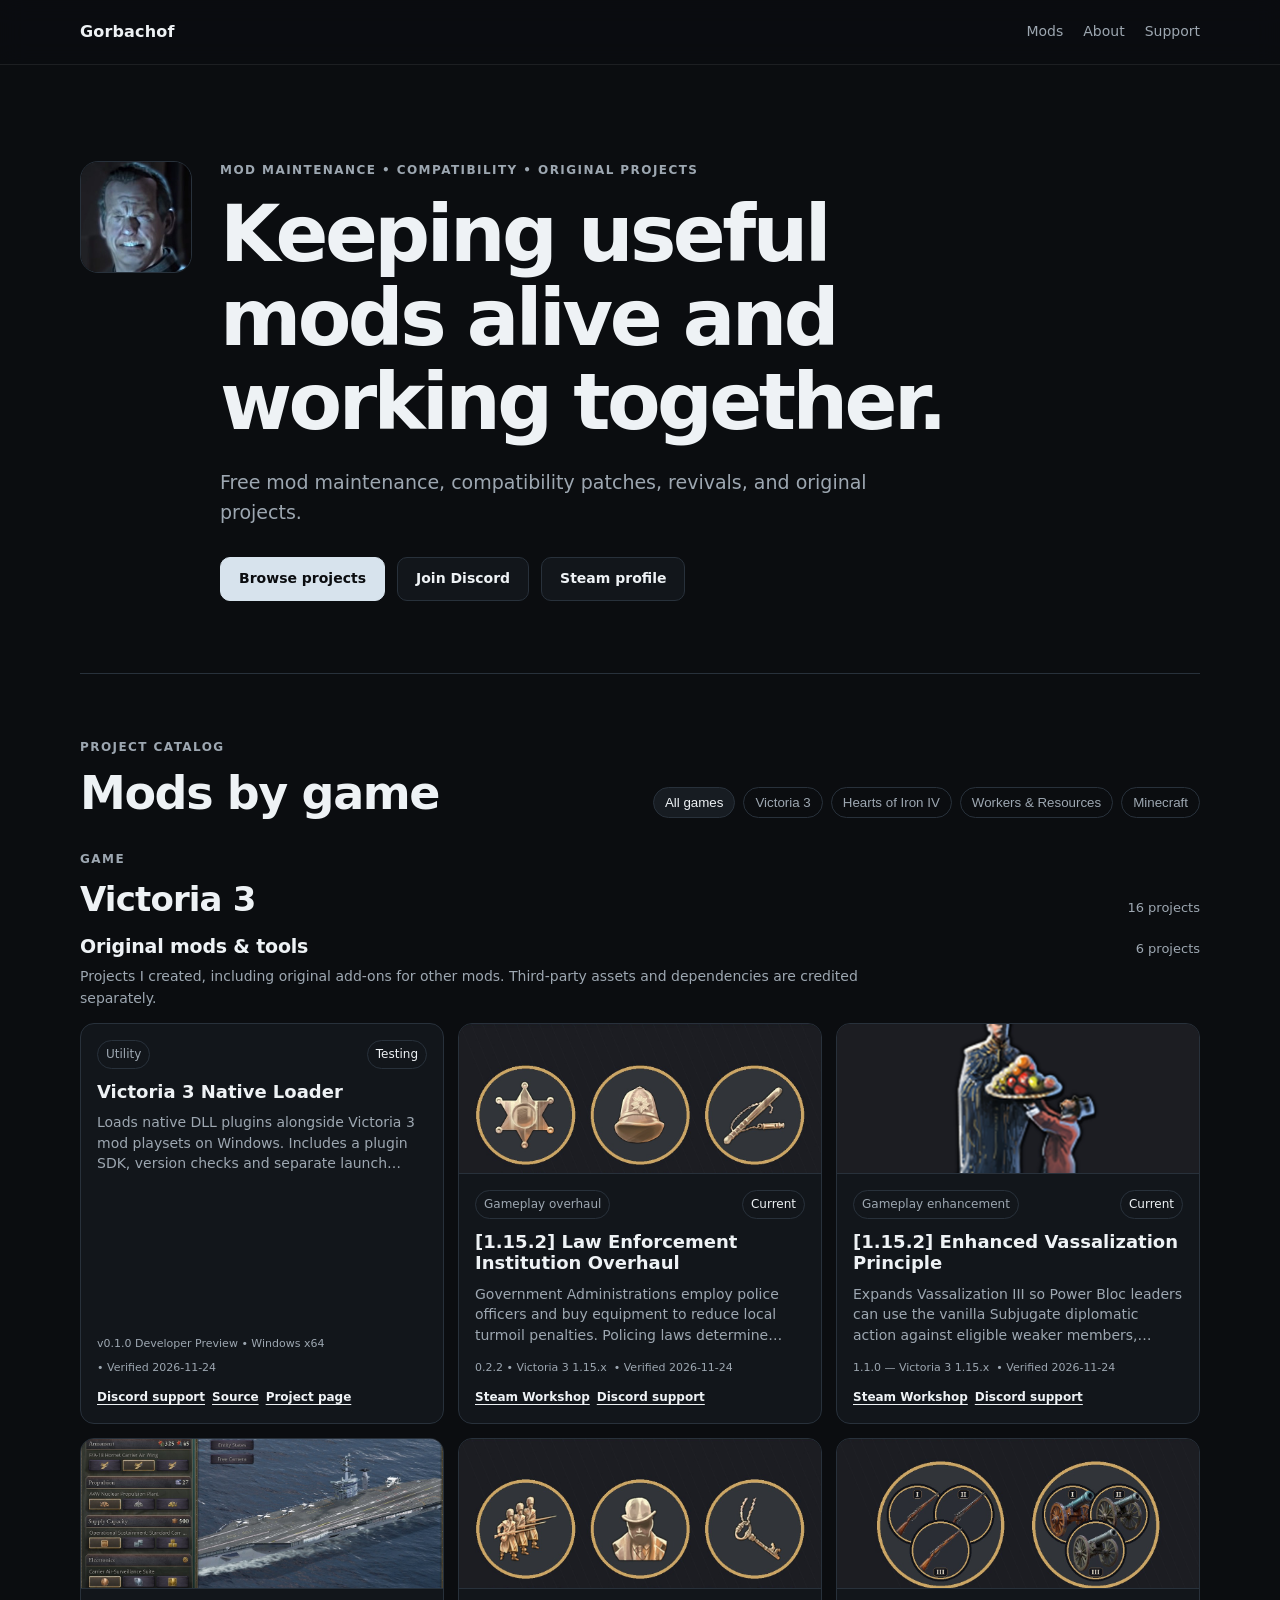
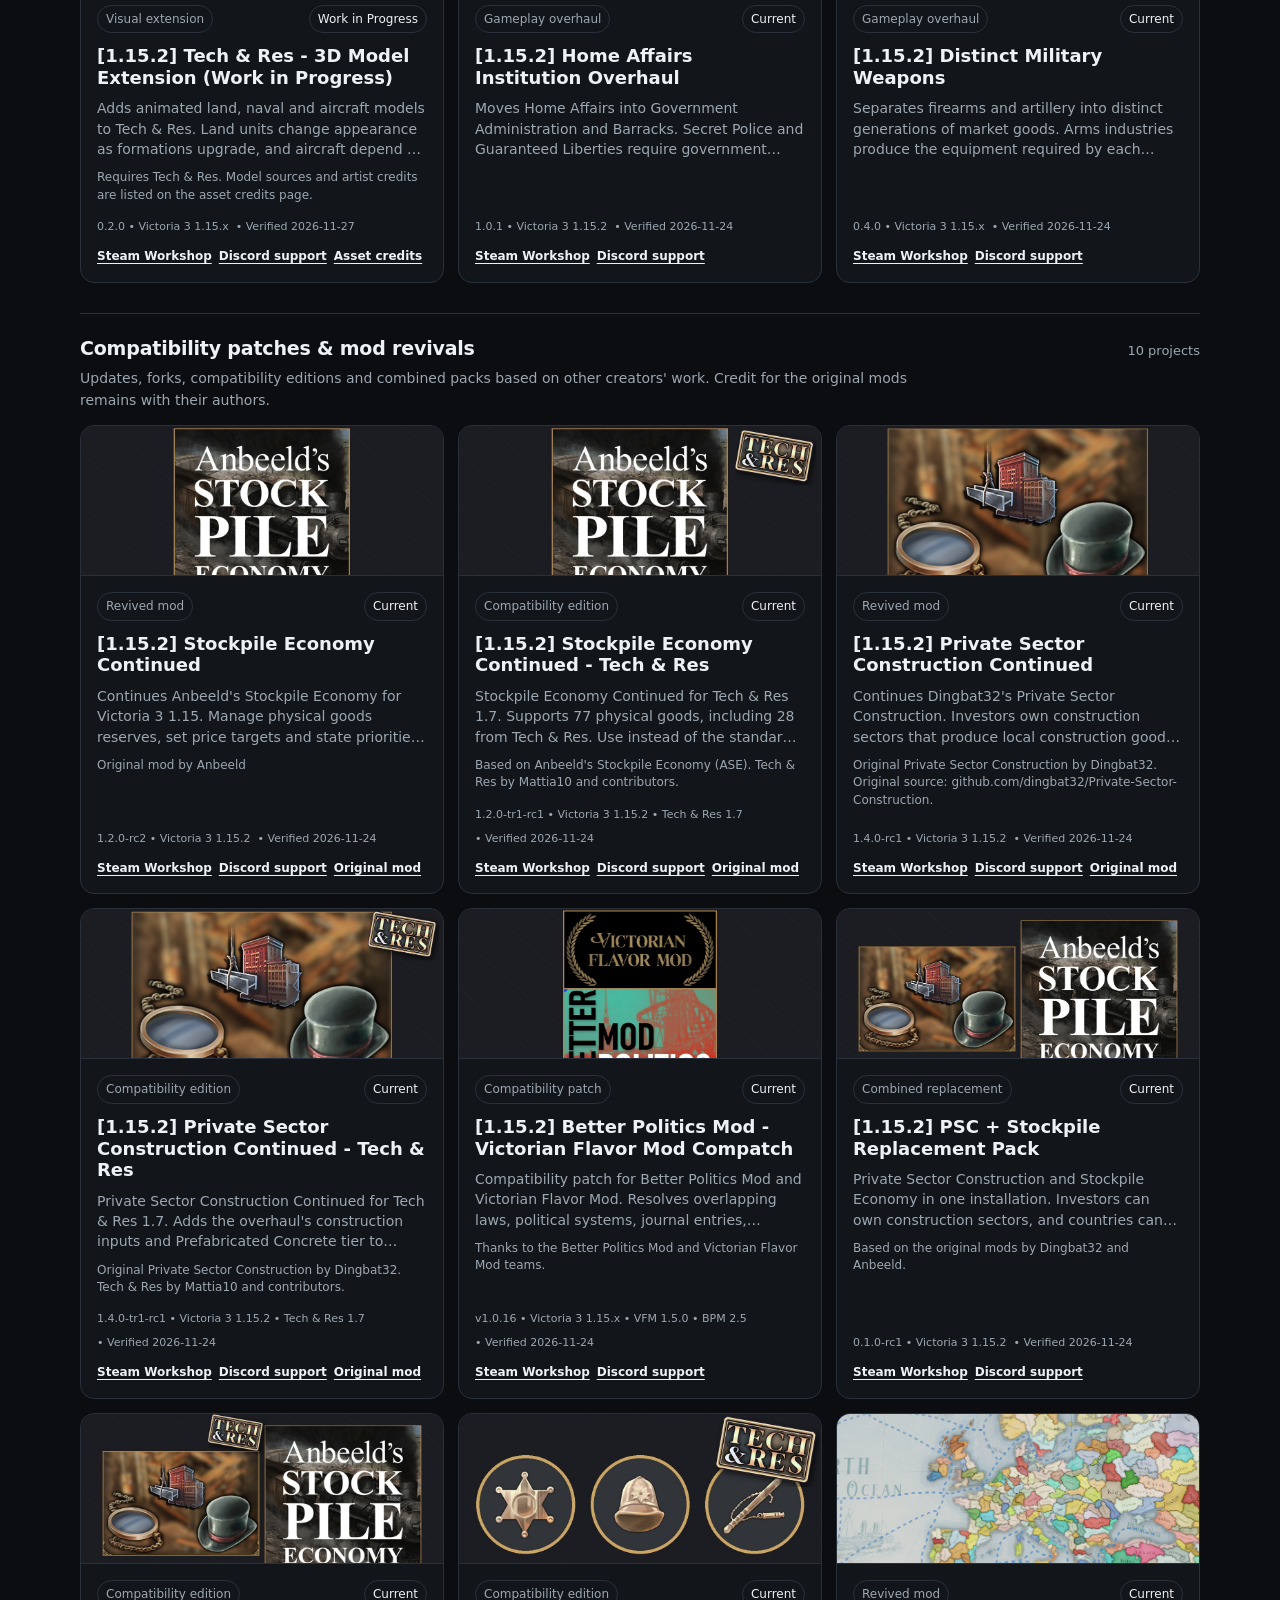
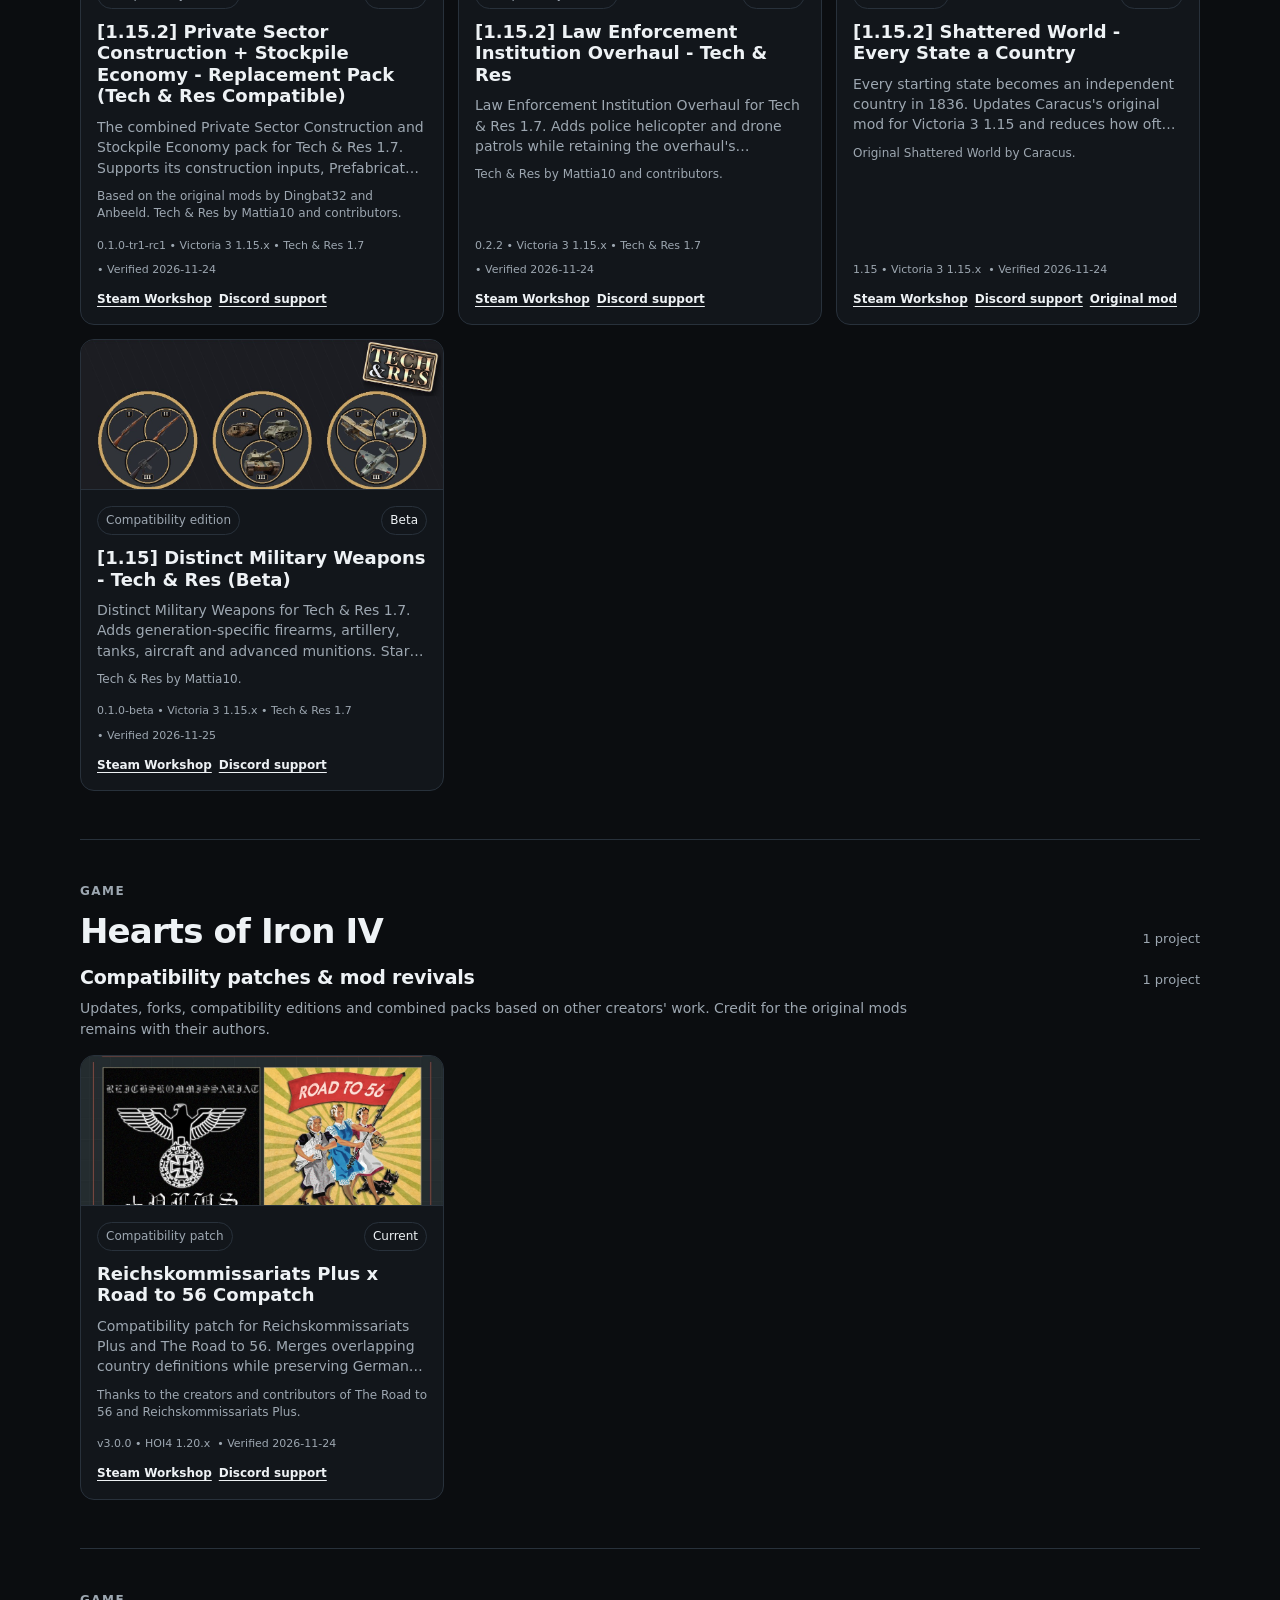
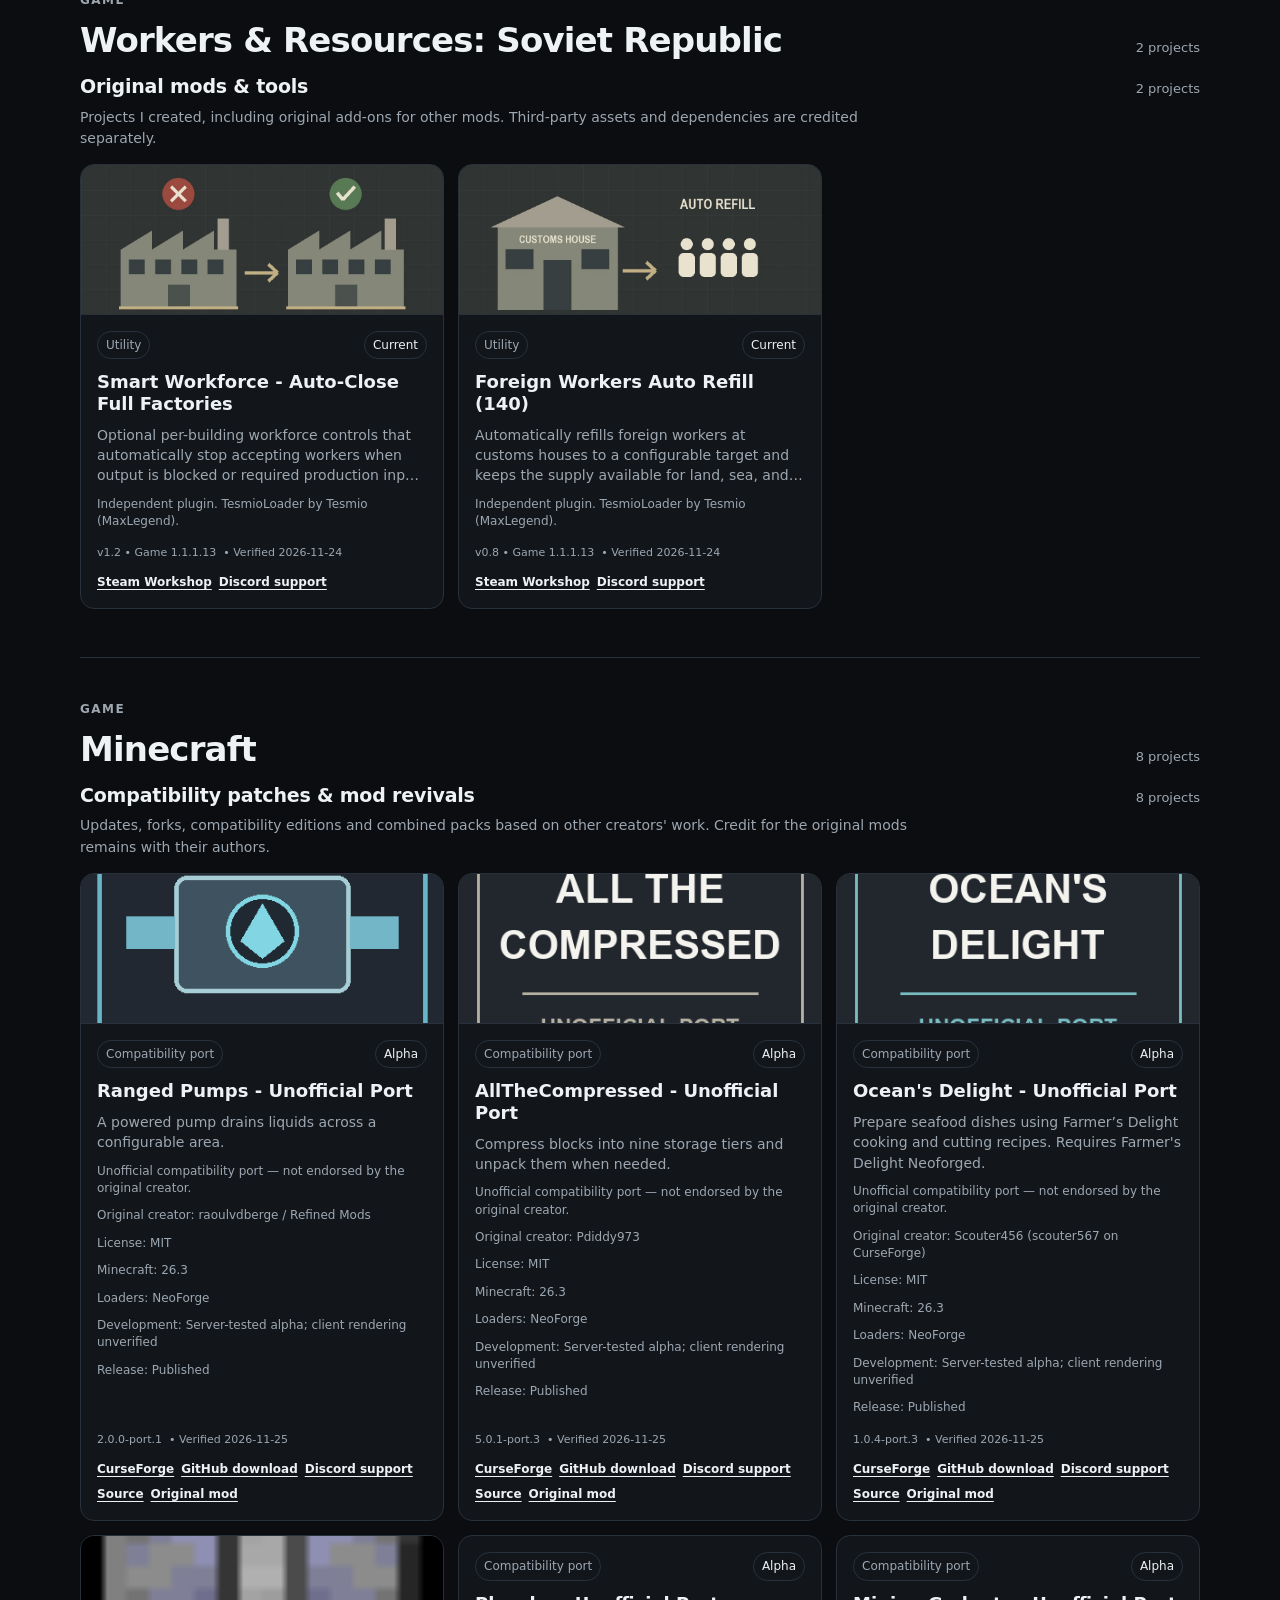
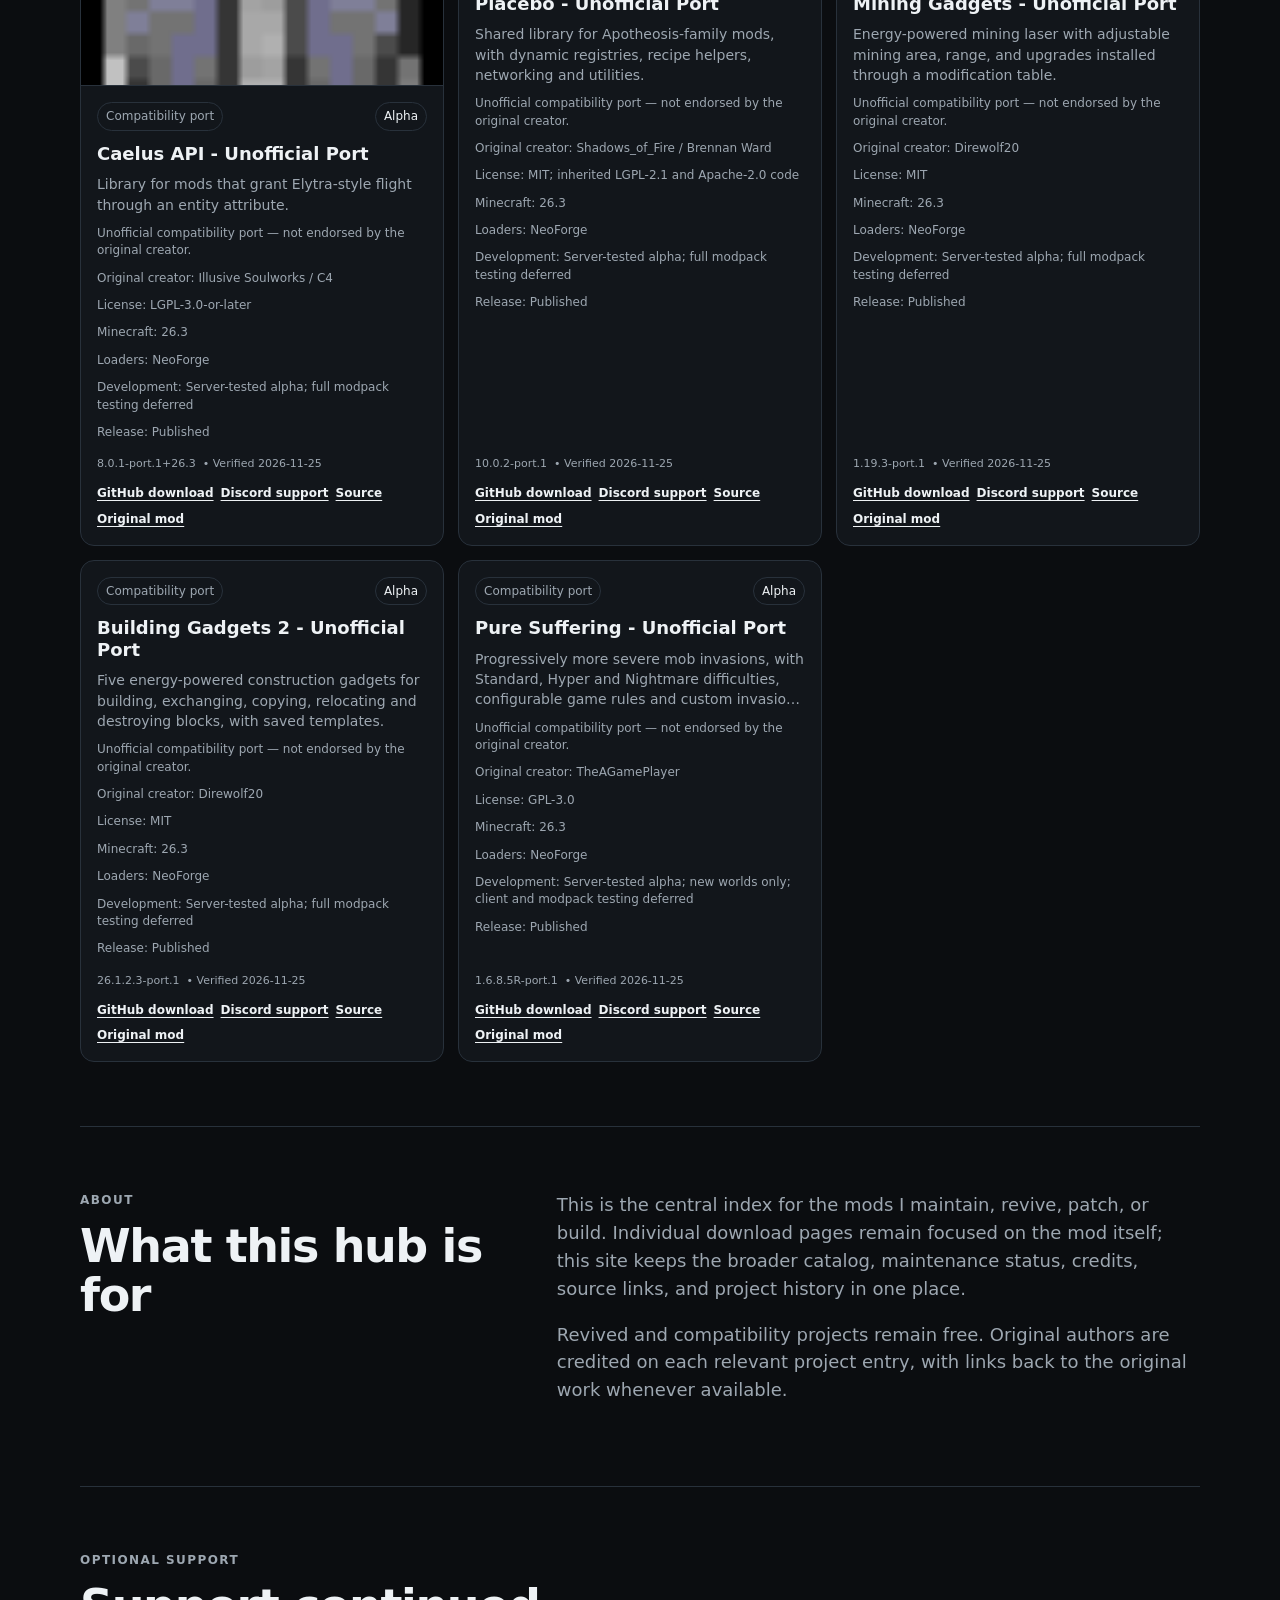
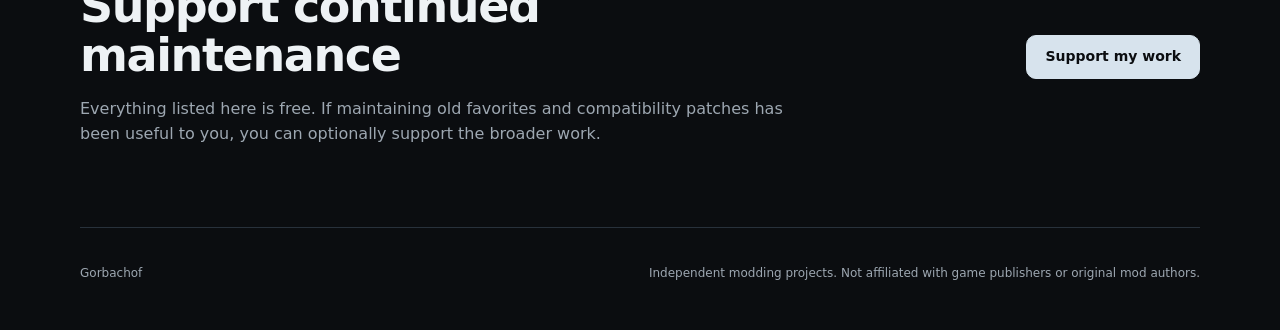
<file: index.html>
<!doctype html>
<html lang="en">
<head>
  <meta charset="utf-8">
  <meta name="viewport" content="width=device-width, initial-scale=1">
  <title>Creator Hub</title>
  <meta name="description" content="Free mod maintenance, compatibility patches, revivals, and original projects.">
  <link rel="stylesheet" href="assets/styles.css?v=20261125-groups">
</head>
<body>
  <header class="site-header">
    <div class="shell nav">
      <a class="brand" href="#top" id="brand-name">Creator Hub</a>
      <nav aria-label="Primary">
        <a href="#mods">Mods</a>
        <a href="#about">About</a>
        <a href="#support" id="support-nav" hidden>Support</a>
      </nav>
    </div>
  </header>

  <main id="top">
    <section class="hero shell"><div class="creator-lockup"><img class="creator-avatar" src="assets/steam-avatar.png" alt="Gorbachof Steam avatar"><div>
      <p class="eyebrow">MOD MAINTENANCE &bull; COMPATIBILITY &bull; ORIGINAL PROJECTS</p>
      <h1 id="hero-title">Keeping useful mods alive and working together.</h1>
      <p class="lede" id="hero-tagline">
        Free mod maintenance, compatibility patches, revivals, and original projects.
      </p>
      <div class="hero-actions">
        <a class="button primary" href="#mods">Browse projects</a>
        <a class="button secondary" id="discord-link" href="#" hidden>Join Discord</a>
        <a class="button secondary" id="steam-link" href="#" hidden>Steam profile</a>
      </div>
    </div></div></section>

    <section class="section shell" id="mods">
      <div class="section-heading">
        <div>
          <p class="eyebrow">PROJECT CATALOG</p>
          <h2>Mods by game</h2>
        </div>
        <div class="filters" id="filters" aria-label="Project filters"></div>
      </div>
      <div class="project-catalog" id="project-grid">
        <p class="muted">Loading projects...</p>
      </div>
    </section>

    <section class="section shell split" id="about">
      <div>
        <p class="eyebrow">ABOUT</p>
        <h2>What this hub is for</h2>
      </div>
      <div class="prose">
        <p>
          This is the central index for the mods I maintain, revive, patch, or build.
          Individual download pages remain focused on the mod itself; this site keeps the
          broader catalog, maintenance status, credits, source links, and project history in one place.
        </p>
        <p>
          Revived and compatibility projects remain free. Original authors are credited on each
          relevant project entry, with links back to the original work whenever available.
        </p>
      </div>
    </section>

    <section class="section shell support-card" id="support" hidden>
      <div>
        <p class="eyebrow">OPTIONAL SUPPORT</p>
        <h2>Support continued maintenance</h2>
        <p class="muted">
          Everything listed here is free. If maintaining old favorites and compatibility patches
          has been useful to you, you can optionally support the broader work.
        </p>
      </div>
      <a class="button primary" id="support-link" href="#" rel="me noopener">Support my work</a>
    </section>
  </main>

  <footer class="shell footer">
    <span id="footer-name">Creator Hub</span>
    <span>Independent modding projects. Not affiliated with game publishers or original mod authors.</span>
  </footer>

  <script src="assets/app.js?v=20261125-mc-release3"></script>
</body>
</html>
</file>
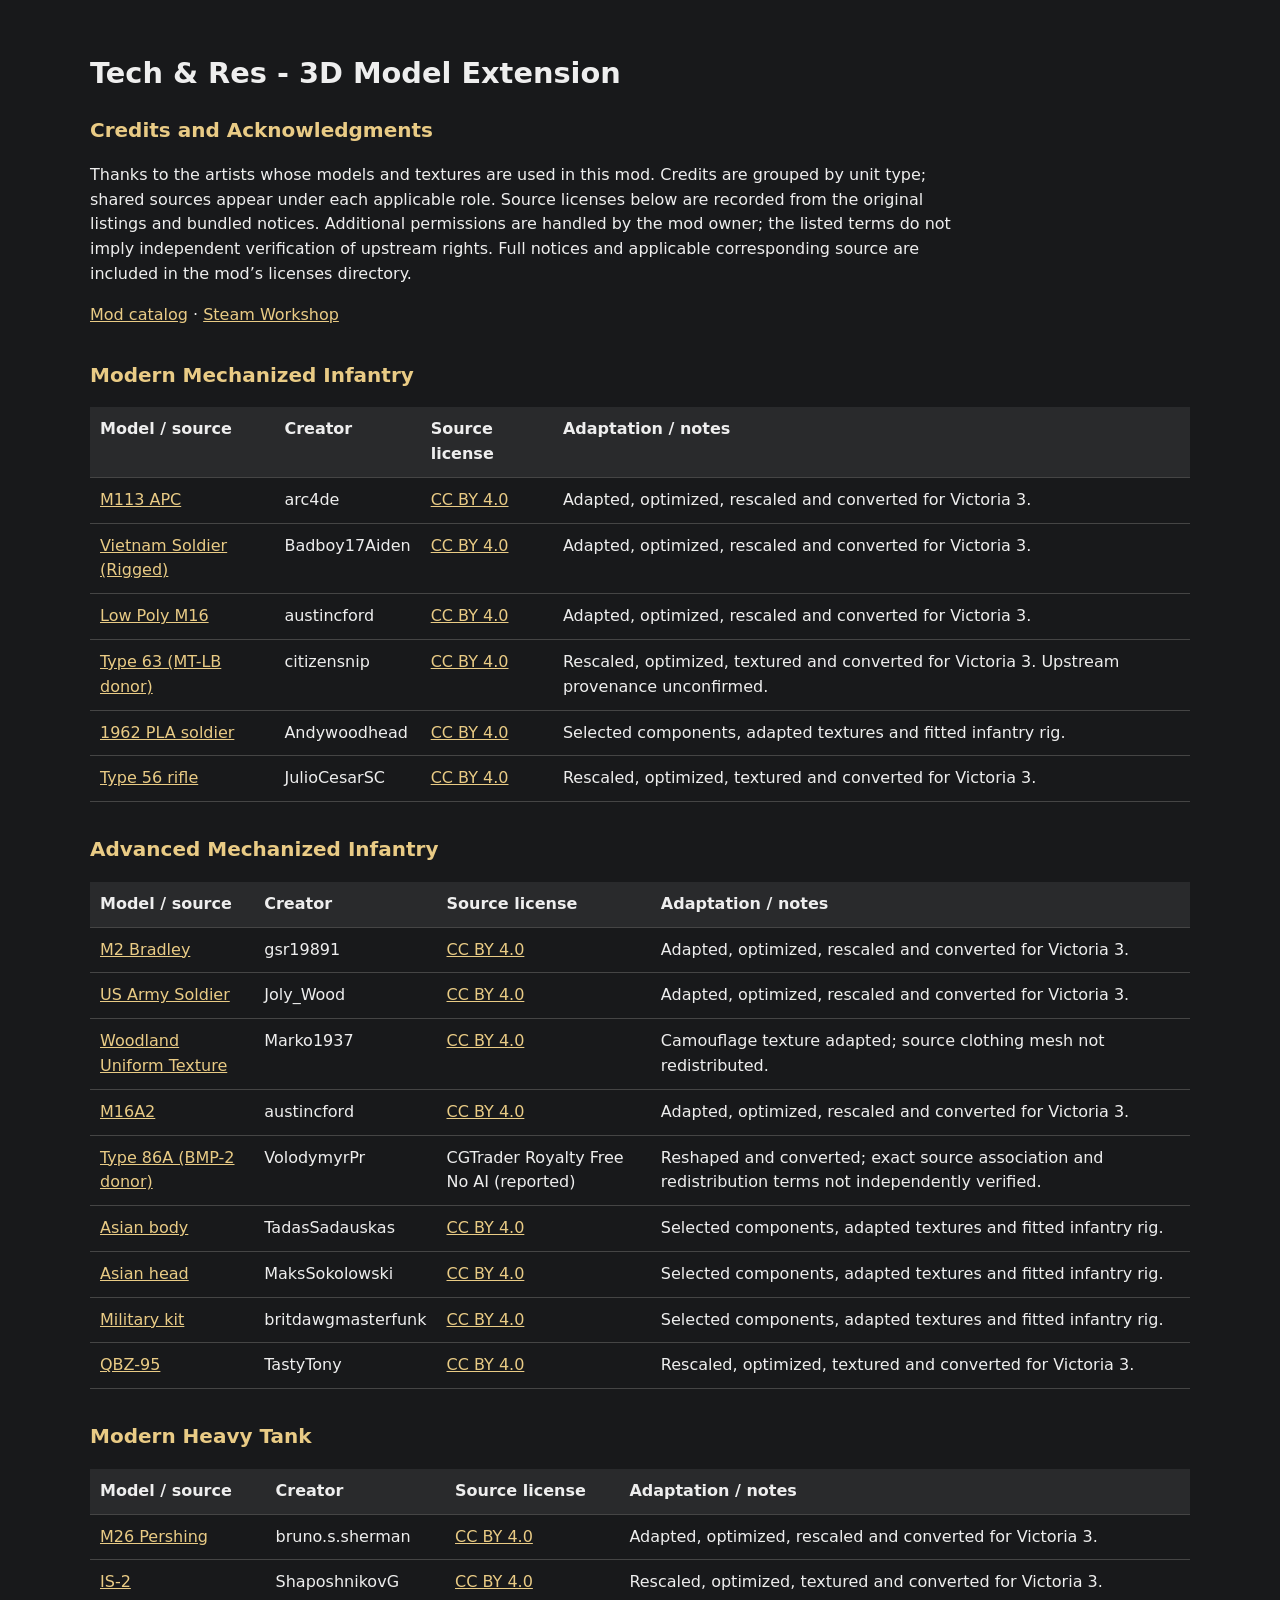
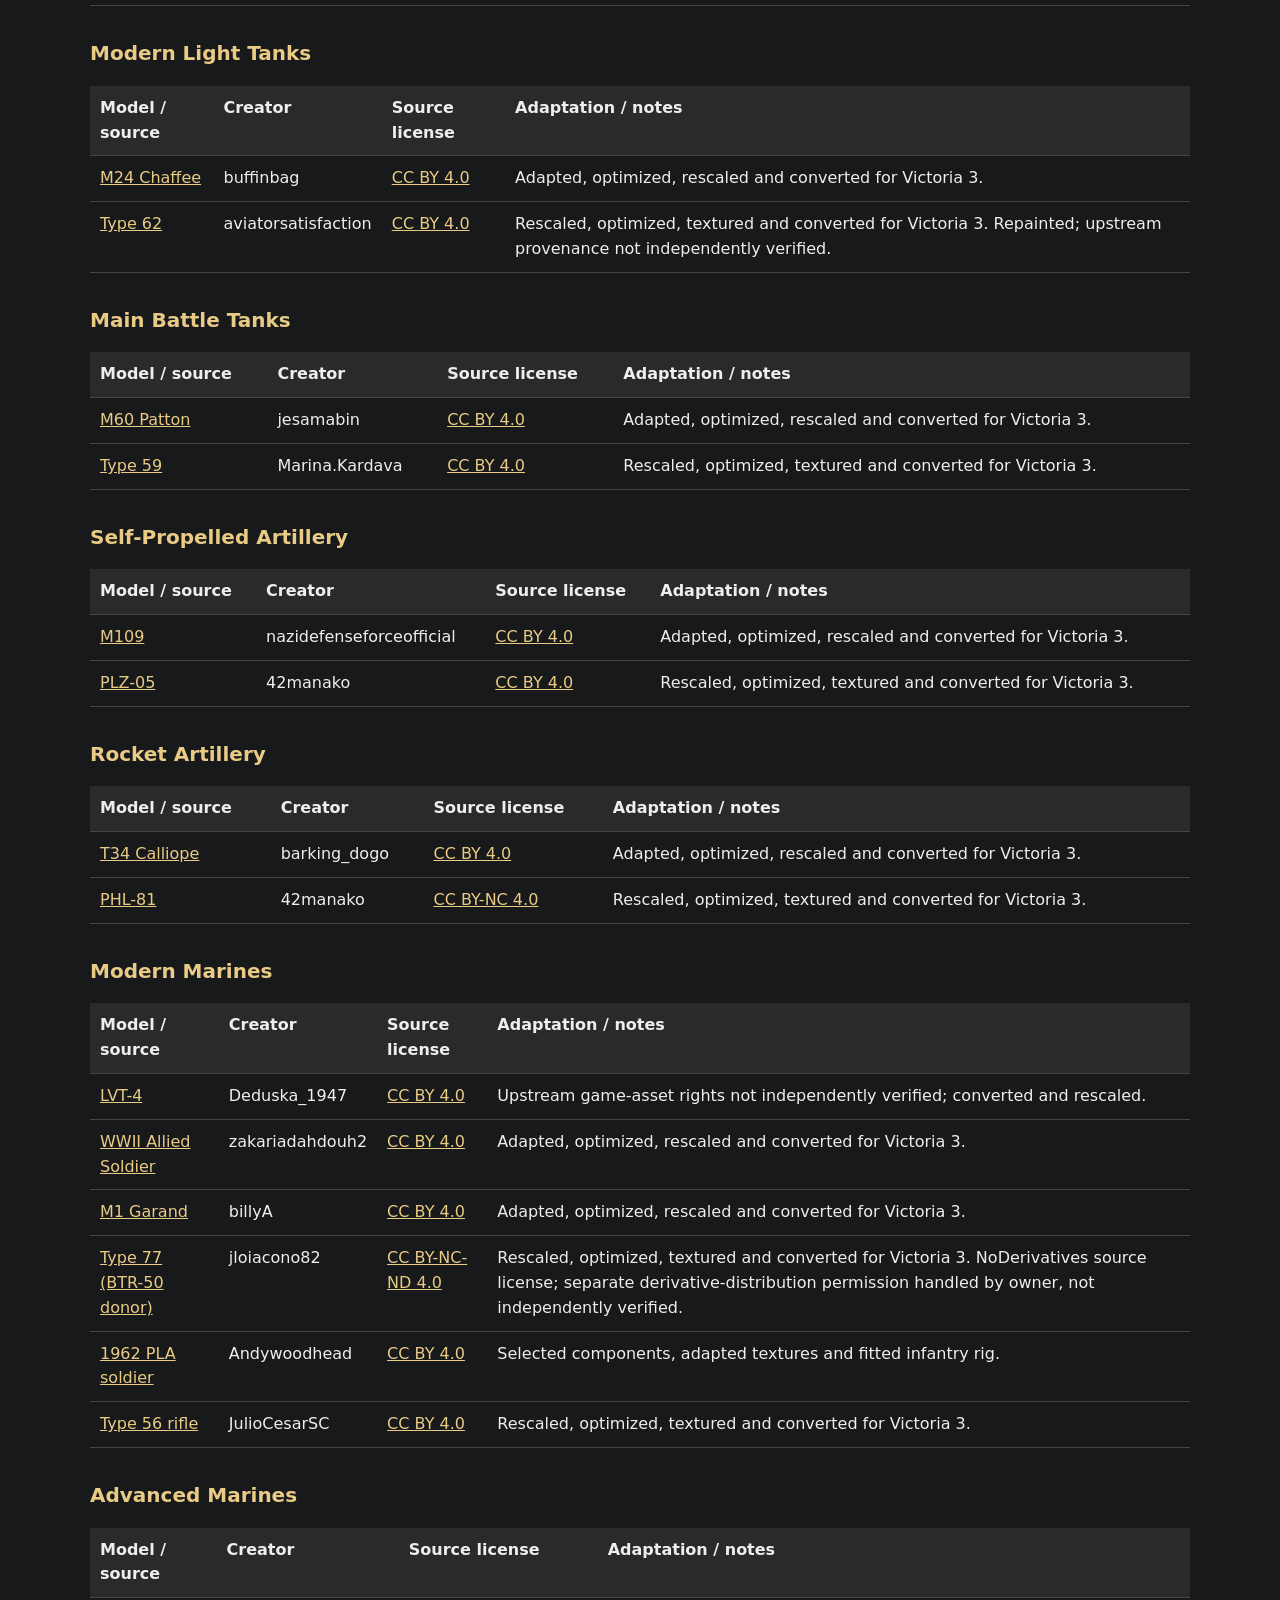
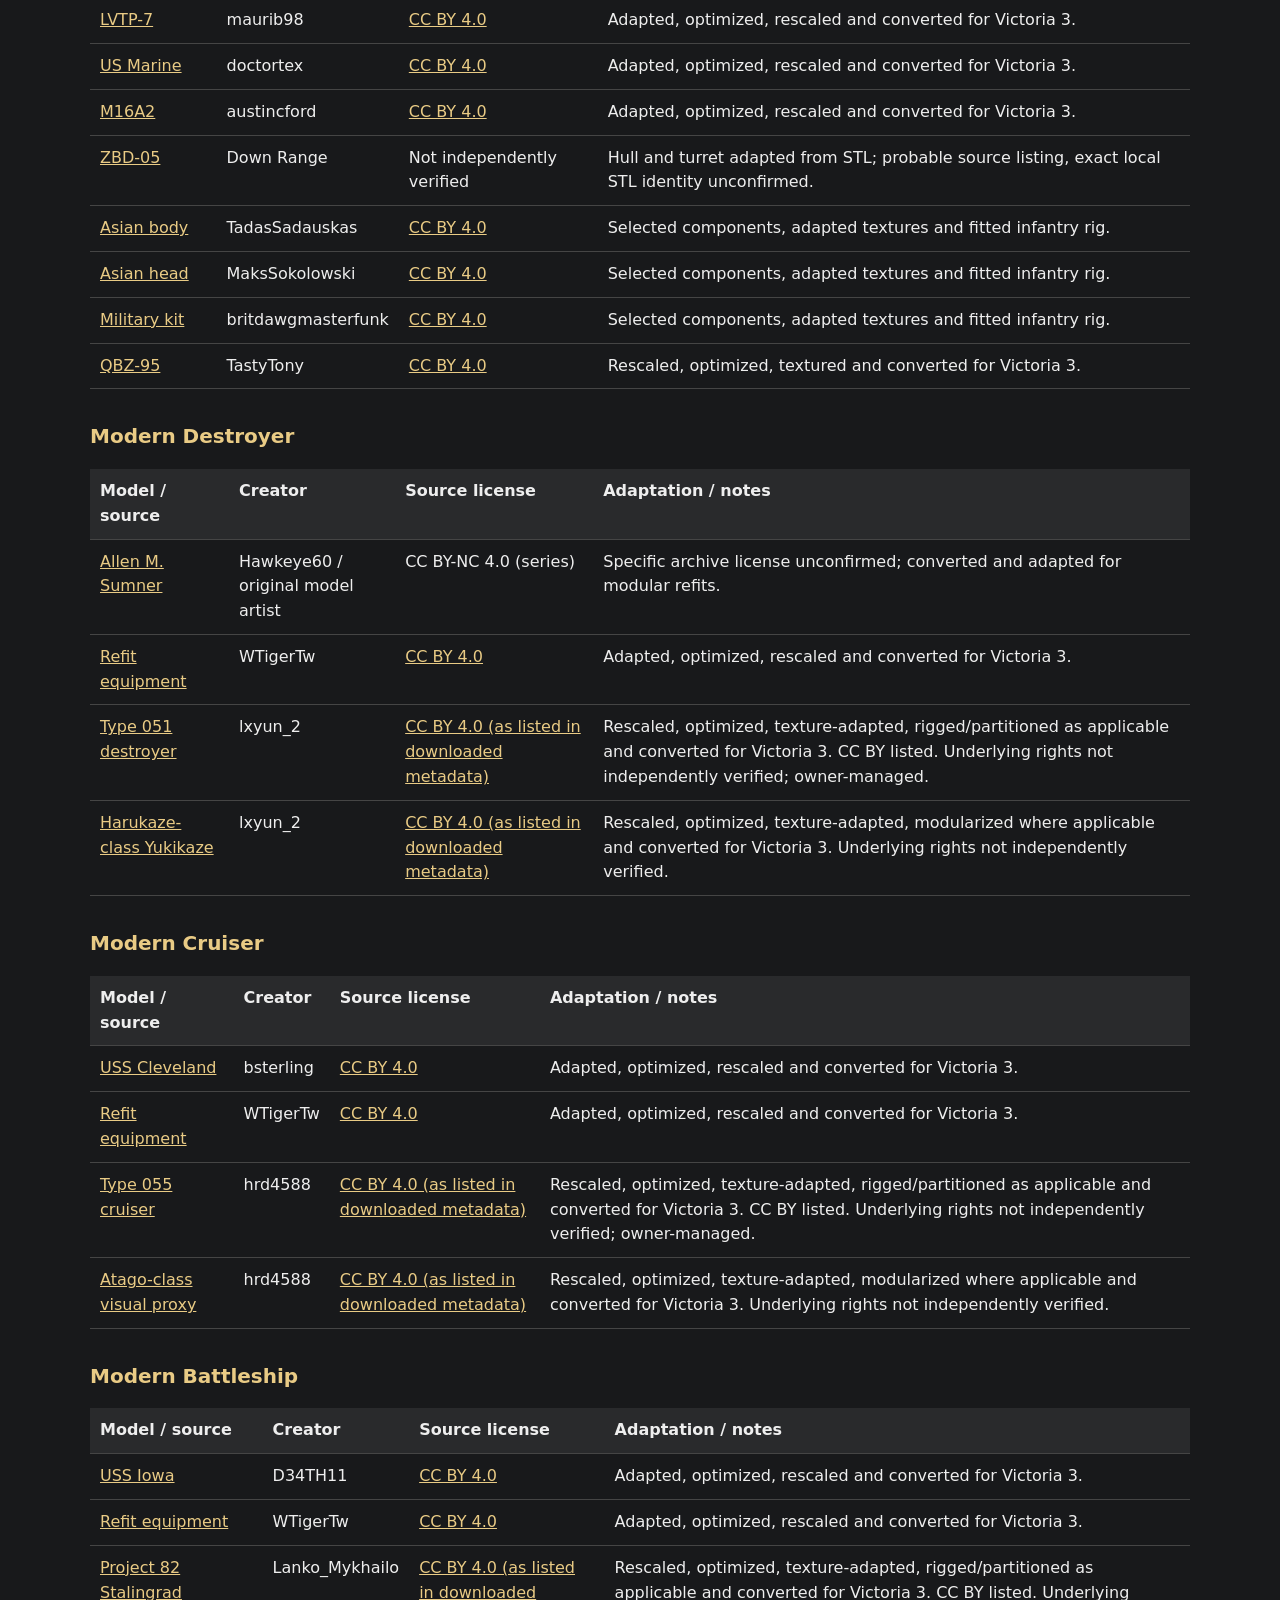
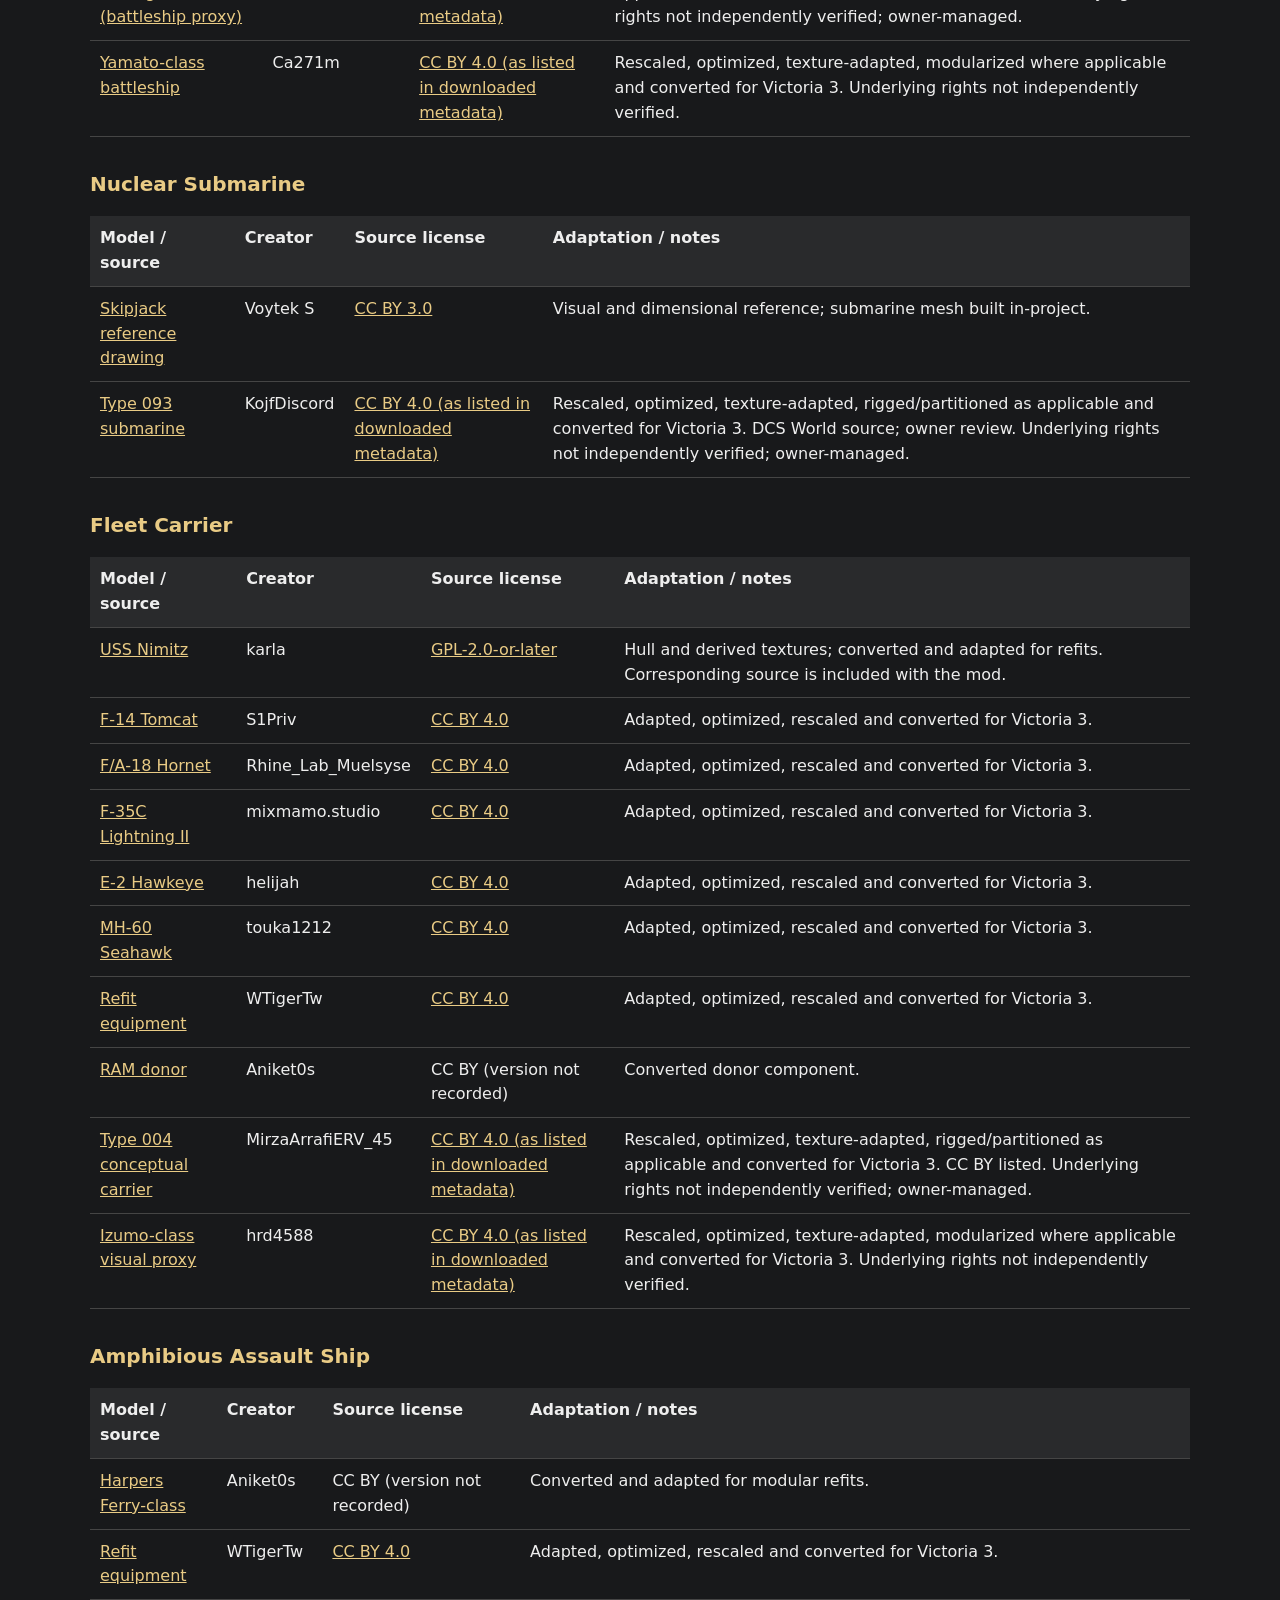
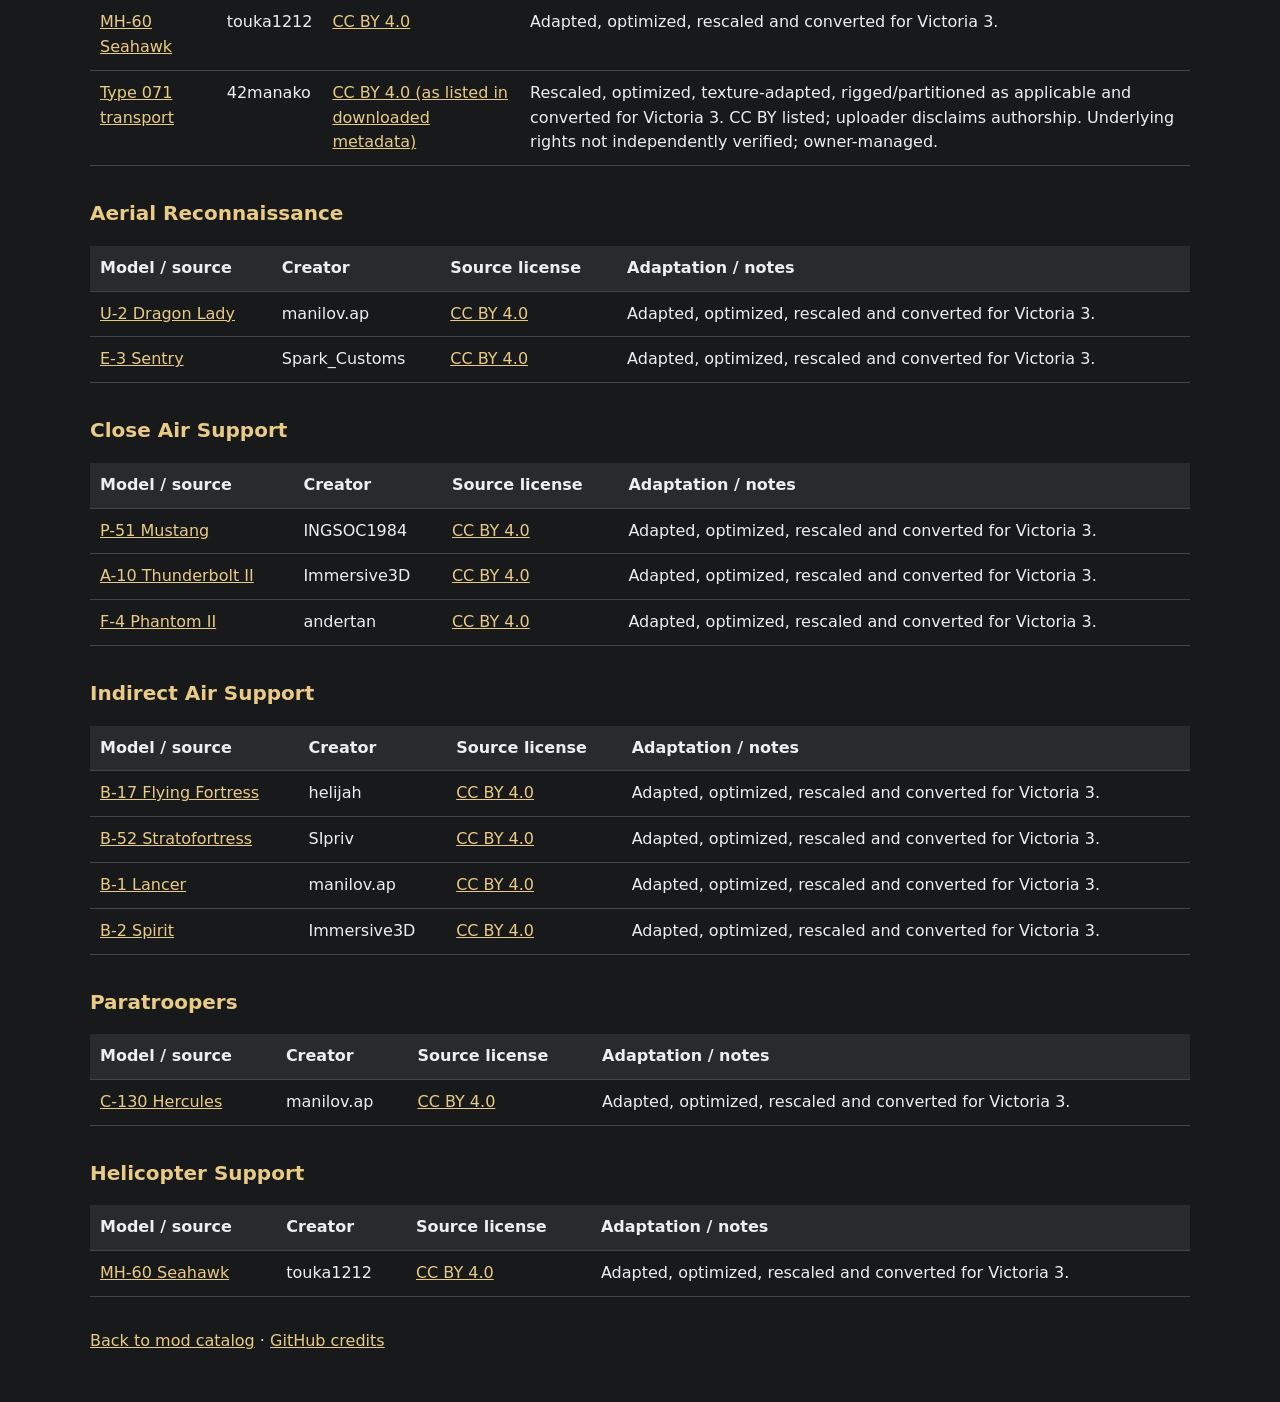
<file: credits/tech-res-3d/index.html>
<!doctype html>
<html lang="en"><head><meta charset="utf-8"><meta name="viewport" content="width=device-width, initial-scale=1"><title>Tech &amp; Res 3D Model Extension - Credits</title><style>body{margin:0;background:#18191b;color:#eee;font:16px/1.55 system-ui,sans-serif}main{max-width:1100px;margin:auto;padding:32px 20px}a{color:#e9cb85}h1{font-size:1.8rem}h2{font-size:1.25rem;color:#e9cb85}section{margin:2rem 0}.table-wrap{overflow-x:auto}table{width:100%;border-collapse:collapse}th,td{text-align:left;vertical-align:top;padding:10px;border-bottom:1px solid #454545}th{background:#292a2c}td:last-child{min-width:220px}p{max-width:85ch}@media(max-width:600px){main{padding:16px}th,td{padding:8px;font-size:14px}}</style></head><body><main>
<h1>Tech &amp; Res - 3D Model Extension</h1>
<h2>Credits and Acknowledgments</h2>
<p>Thanks to the artists whose models and textures are used in this mod. Credits are grouped by unit type; shared sources appear under each applicable role. Source licenses below are recorded from the original listings and bundled notices. Additional permissions are handled by the mod owner; the listed terms do not imply independent verification of upstream rights. Full notices and applicable corresponding source are included in the mod’s licenses directory.</p>
<p><a href="../../index.html">Mod catalog</a> · <a href="https://steamcommunity.com/sharedfiles/filedetails/?id=3845005191">Steam Workshop</a></p>
<section><h2>Modern Mechanized Infantry</h2><div class="table-wrap"><table><thead><tr><th>Model / source</th><th>Creator</th><th>Source license</th><th>Adaptation / notes</th></tr></thead><tbody>
<tr><td><a href="https://sketchfab.com/3d-models/m113-7fe132c071584049b51d3569726021a0">M113 APC</a></td><td>arc4de</td><td><a href="https://creativecommons.org/licenses/by/4.0/">CC BY 4.0</a></td><td>Adapted, optimized, rescaled and converted for Victoria 3.</td></tr>
<tr><td><a href="https://sketchfab.com/3d-models/vietnam-soldier-rigged-35a41ba86fba47f981024f2ce32b1a30">Vietnam Soldier (Rigged)</a></td><td>Badboy17Aiden</td><td><a href="https://creativecommons.org/licenses/by/4.0/">CC BY 4.0</a></td><td>Adapted, optimized, rescaled and converted for Victoria 3.</td></tr>
<tr><td><a href="https://sketchfab.com/3d-models/low-poly-m16-58af6360d8864eb79f47638fe8d94378">Low Poly M16</a></td><td>austincford</td><td><a href="https://creativecommons.org/licenses/by/4.0/">CC BY 4.0</a></td><td>Adapted, optimized, rescaled and converted for Victoria 3.</td></tr>
<tr><td><a href="https://sketchfab.com/3d-models/mtlb-369d8a7eb1ed4daeaa52843ba7563beb">Type 63 (MT-LB donor)</a></td><td>citizensnip</td><td><a href="https://creativecommons.org/licenses/by/4.0/">CC BY 4.0</a></td><td>Rescaled, optimized, textured and converted for Victoria 3. Upstream provenance unconfirmed.</td></tr>
<tr><td><a href="https://sketchfab.com/3d-models/soldier-china-1962-free-3d-printable-55db8c4bb40a43ca8ca3d3cff3efc219">1962 PLA soldier</a></td><td>Andywoodhead</td><td><a href="https://creativecommons.org/licenses/by/4.0/">CC BY 4.0</a></td><td>Selected components, adapted textures and fitted infantry rig.</td></tr>
<tr><td><a href="https://sketchfab.com/3d-models/ak-47-assault-rifle-game-ready-low-poly-924c359e9d7648049664cb93d896e40a">Type 56 rifle</a></td><td>JulioCesarSC</td><td><a href="https://creativecommons.org/licenses/by/4.0/">CC BY 4.0</a></td><td>Rescaled, optimized, textured and converted for Victoria 3.</td></tr>
</tbody></table></div></section>
<section><h2>Advanced Mechanized Infantry</h2><div class="table-wrap"><table><thead><tr><th>Model / source</th><th>Creator</th><th>Source license</th><th>Adaptation / notes</th></tr></thead><tbody>
<tr><td><a href="https://sketchfab.com/3d-models/low-poly-m2-bradley-free-model-f5fbaf2aa97641b082e8d2acc91092a3">M2 Bradley</a></td><td>gsr19891</td><td><a href="https://creativecommons.org/licenses/by/4.0/">CC BY 4.0</a></td><td>Adapted, optimized, rescaled and converted for Victoria 3.</td></tr>
<tr><td><a href="https://sketchfab.com/3d-models/us-army-soldier-lowpolygameready-63e46e92ee754a1da9d0f98083a091b1">US Army Soldier</a></td><td>Joly_Wood</td><td><a href="https://creativecommons.org/licenses/by/4.0/">CC BY 4.0</a></td><td>Adapted, optimized, rescaled and converted for Victoria 3.</td></tr>
<tr><td><a href="https://sketchfab.com/3d-models/soldier-uniform-1047140aa64b4c0e923e1f20306eb625">Woodland Uniform Texture</a></td><td>Marko1937</td><td><a href="https://creativecommons.org/licenses/by/4.0/">CC BY 4.0</a></td><td>Camouflage texture adapted; source clothing mesh not redistributed.</td></tr>
<tr><td><a href="https://sketchfab.com/3d-models/low-poly-m16-58af6360d8864eb79f47638fe8d94378">M16A2</a></td><td>austincford</td><td><a href="https://creativecommons.org/licenses/by/4.0/">CC BY 4.0</a></td><td>Adapted, optimized, rescaled and converted for Victoria 3.</td></tr>
<tr><td><a href="https://www.cgtrader.com/free-3d-models/vehicle/military-vehicle/bmp-2-3613abee-e8df-4888-88ae-c4a98ca183cb">Type 86A (BMP-2 donor)</a></td><td>VolodymyrPr</td><td>CGTrader Royalty Free No AI (reported)</td><td>Reshaped and converted; exact source association and redistribution terms not independently verified.</td></tr>
<tr><td><a href="https://sketchfab.com/3d-models/male-basemesh-asian-48afbda378d54c198c5e84093c603340">Asian body</a></td><td>TadasSadauskas</td><td><a href="https://creativecommons.org/licenses/by/4.0/">CC BY 4.0</a></td><td>Selected components, adapted textures and fitted infantry rig.</td></tr>
<tr><td><a href="https://sketchfab.com/3d-models/asian-male-head-da99d348fb914dfdbde2a8eb851c2948">Asian head</a></td><td>MaksSokolowski</td><td><a href="https://creativecommons.org/licenses/by/4.0/">CC BY 4.0</a></td><td>Selected components, adapted textures and fitted infantry rig.</td></tr>
<tr><td><a href="https://sketchfab.com/3d-models/military-character-kit-textured-cc0-7103a15d0c0141d6b3372e781e2f4e92">Military kit</a></td><td>britdawgmasterfunk</td><td><a href="https://creativecommons.org/licenses/by/4.0/">CC BY 4.0</a></td><td>Selected components, adapted textures and fitted infantry rig.</td></tr>
<tr><td><a href="https://sketchfab.com/3d-models/low-poly-qbz-95-ae28b8e93d794dd19ae1ac622ec6b2f8">QBZ-95</a></td><td>TastyTony</td><td><a href="https://creativecommons.org/licenses/by/4.0/">CC BY 4.0</a></td><td>Rescaled, optimized, textured and converted for Victoria 3.</td></tr>
</tbody></table></div></section>
<section><h2>Modern Heavy Tank</h2><div class="table-wrap"><table><thead><tr><th>Model / source</th><th>Creator</th><th>Source license</th><th>Adaptation / notes</th></tr></thead><tbody>
<tr><td><a href="https://sketchfab.com/3d-models/m26pershing-a2b0191b6eb64f3f9ba185c5a14c170c">M26 Pershing</a></td><td>bruno.s.sherman</td><td><a href="https://creativecommons.org/licenses/by/4.0/">CC BY 4.0</a></td><td>Adapted, optimized, rescaled and converted for Victoria 3.</td></tr>
<tr><td><a href="https://sketchfab.com/3d-models/is2-soviet-wwii-tank-7efb256211eb423cb3f479e96bcb08fc">IS-2</a></td><td>ShaposhnikovG</td><td><a href="https://creativecommons.org/licenses/by/4.0/">CC BY 4.0</a></td><td>Rescaled, optimized, textured and converted for Victoria 3.</td></tr>
</tbody></table></div></section>
<section><h2>Modern Light Tanks</h2><div class="table-wrap"><table><thead><tr><th>Model / source</th><th>Creator</th><th>Source license</th><th>Adaptation / notes</th></tr></thead><tbody>
<tr><td><a href="https://sketchfab.com/3d-models/m24-chaffee-4f5e64590a514da2a6736fcac5c954e9">M24 Chaffee</a></td><td>buffinbag</td><td><a href="https://creativecommons.org/licenses/by/4.0/">CC BY 4.0</a></td><td>Adapted, optimized, rescaled and converted for Victoria 3.</td></tr>
<tr><td><a href="https://sketchfab.com/3d-models/type-62-gold-dragon-de53fa5435a3438daec4fda9f417dbb5">Type 62</a></td><td>aviatorsatisfaction</td><td><a href="https://creativecommons.org/licenses/by/4.0/">CC BY 4.0</a></td><td>Rescaled, optimized, textured and converted for Victoria 3. Repainted; upstream provenance not independently verified.</td></tr>
</tbody></table></div></section>
<section><h2>Main Battle Tanks</h2><div class="table-wrap"><table><thead><tr><th>Model / source</th><th>Creator</th><th>Source license</th><th>Adaptation / notes</th></tr></thead><tbody>
<tr><td><a href="https://sketchfab.com/3d-models/m60-patton-tank-311239ed8cf44e29a1acd9d6a07fd9c2">M60 Patton</a></td><td>jesamabin</td><td><a href="https://creativecommons.org/licenses/by/4.0/">CC BY 4.0</a></td><td>Adapted, optimized, rescaled and converted for Victoria 3.</td></tr>
<tr><td><a href="https://sketchfab.com/3d-models/type-59-76f896deb6bf4dfda68d6a0c56a26133">Type 59</a></td><td>Marina.Kardava</td><td><a href="https://creativecommons.org/licenses/by/4.0/">CC BY 4.0</a></td><td>Rescaled, optimized, textured and converted for Victoria 3.</td></tr>
</tbody></table></div></section>
<section><h2>Self-Propelled Artillery</h2><div class="table-wrap"><table><thead><tr><th>Model / source</th><th>Creator</th><th>Source license</th><th>Adaptation / notes</th></tr></thead><tbody>
<tr><td><a href="https://sketchfab.com/3d-models/m109-paladin-artillery-3de0572475d54f7b9da18d6ed26b4a10">M109</a></td><td>nazidefenseforceofficial</td><td><a href="https://creativecommons.org/licenses/by/4.0/">CC BY 4.0</a></td><td>Adapted, optimized, rescaled and converted for Victoria 3.</td></tr>
<tr><td><a href="https://sketchfab.com/3d-models/chinese-plz-05-3a9fc646cf0a4e56a574ee54c8f61686">PLZ-05</a></td><td>42manako</td><td><a href="https://creativecommons.org/licenses/by/4.0/">CC BY 4.0</a></td><td>Rescaled, optimized, textured and converted for Victoria 3.</td></tr>
</tbody></table></div></section>
<section><h2>Rocket Artillery</h2><div class="table-wrap"><table><thead><tr><th>Model / source</th><th>Creator</th><th>Source license</th><th>Adaptation / notes</th></tr></thead><tbody>
<tr><td><a href="https://sketchfab.com/3d-models/m4a2-sherman-t34-calliope-b467f5e1421c4d8e91e2ab6e0e51c99d">T34 Calliope</a></td><td>barking_dogo</td><td><a href="https://creativecommons.org/licenses/by/4.0/">CC BY 4.0</a></td><td>Adapted, optimized, rescaled and converted for Victoria 3.</td></tr>
<tr><td><a href="https://sketchfab.com/3d-models/phl-81-mlrs-china-2c0fed06b50c4185b84a794a88a6d972">PHL-81</a></td><td>42manako</td><td><a href="https://creativecommons.org/licenses/by-nc/4.0/">CC BY-NC 4.0</a></td><td>Rescaled, optimized, textured and converted for Victoria 3.</td></tr>
</tbody></table></div></section>
<section><h2>Modern Marines</h2><div class="table-wrap"><table><thead><tr><th>Model / source</th><th>Creator</th><th>Source license</th><th>Adaptation / notes</th></tr></thead><tbody>
<tr><td><a href="https://sketchfab.com/3d-models/lvts-call-of-duty-world-at-war-hd-65d519e9637d4ae3bf19805f2ae5b287">LVT-4</a></td><td>Deduska_1947</td><td><a href="https://creativecommons.org/licenses/by/4.0/">CC BY 4.0</a></td><td>Upstream game-asset rights not independently verified; converted and rescaled.</td></tr>
<tr><td><a href="https://sketchfab.com/3d-models/ww2-allied-soldier-low-poly-character-army-70d84d8794074d09aeaebe7d053f2dfa">WWII Allied Soldier</a></td><td>zakariadahdouh2</td><td><a href="https://creativecommons.org/licenses/by/4.0/">CC BY 4.0</a></td><td>Adapted, optimized, rescaled and converted for Victoria 3.</td></tr>
<tr><td><a href="https://sketchfab.com/3d-models/m1-garand-f42dd67e3f224bd29e9ba83ddb5cbc7c">M1 Garand</a></td><td>billyA</td><td><a href="https://creativecommons.org/licenses/by/4.0/">CC BY 4.0</a></td><td>Adapted, optimized, rescaled and converted for Victoria 3.</td></tr>
<tr><td><a href="https://sketchfab.com/3d-models/btr-50pk-873fde2d3b4b4b50aefb2b6da1358cf8">Type 77 (BTR-50 donor)</a></td><td>jloiacono82</td><td><a href="https://creativecommons.org/licenses/by-nc-nd/4.0/">CC BY-NC-ND 4.0</a></td><td>Rescaled, optimized, textured and converted for Victoria 3. NoDerivatives source license; separate derivative-distribution permission handled by owner, not independently verified.</td></tr>
<tr><td><a href="https://sketchfab.com/3d-models/soldier-china-1962-free-3d-printable-55db8c4bb40a43ca8ca3d3cff3efc219">1962 PLA soldier</a></td><td>Andywoodhead</td><td><a href="https://creativecommons.org/licenses/by/4.0/">CC BY 4.0</a></td><td>Selected components, adapted textures and fitted infantry rig.</td></tr>
<tr><td><a href="https://sketchfab.com/3d-models/ak-47-assault-rifle-game-ready-low-poly-924c359e9d7648049664cb93d896e40a">Type 56 rifle</a></td><td>JulioCesarSC</td><td><a href="https://creativecommons.org/licenses/by/4.0/">CC BY 4.0</a></td><td>Rescaled, optimized, textured and converted for Victoria 3.</td></tr>
</tbody></table></div></section>
<section><h2>Advanced Marines</h2><div class="table-wrap"><table><thead><tr><th>Model / source</th><th>Creator</th><th>Source license</th><th>Adaptation / notes</th></tr></thead><tbody>
<tr><td><a href="https://sketchfab.com/3d-models/amphibious-troop-transport-lvtp-7-low-poly-51033edf2c764a1092cf497538df9a84">LVTP-7</a></td><td>maurib98</td><td><a href="https://creativecommons.org/licenses/by/4.0/">CC BY 4.0</a></td><td>Adapted, optimized, rescaled and converted for Victoria 3.</td></tr>
<tr><td><a href="https://sketchfab.com/3d-models/us-marine-3ef17e7c4a854d6996b23bd96c6469f4">US Marine</a></td><td>doctortex</td><td><a href="https://creativecommons.org/licenses/by/4.0/">CC BY 4.0</a></td><td>Adapted, optimized, rescaled and converted for Victoria 3.</td></tr>
<tr><td><a href="https://sketchfab.com/3d-models/low-poly-m16-58af6360d8864eb79f47638fe8d94378">M16A2</a></td><td>austincford</td><td><a href="https://creativecommons.org/licenses/by/4.0/">CC BY 4.0</a></td><td>Adapted, optimized, rescaled and converted for Victoria 3.</td></tr>
<tr><td><a href="https://www.printables.com/model/1296583-down-range-planmc-zbd-05">ZBD-05</a></td><td>Down Range</td><td>Not independently verified</td><td>Hull and turret adapted from STL; probable source listing, exact local STL identity unconfirmed.</td></tr>
<tr><td><a href="https://sketchfab.com/3d-models/male-basemesh-asian-48afbda378d54c198c5e84093c603340">Asian body</a></td><td>TadasSadauskas</td><td><a href="https://creativecommons.org/licenses/by/4.0/">CC BY 4.0</a></td><td>Selected components, adapted textures and fitted infantry rig.</td></tr>
<tr><td><a href="https://sketchfab.com/3d-models/asian-male-head-da99d348fb914dfdbde2a8eb851c2948">Asian head</a></td><td>MaksSokolowski</td><td><a href="https://creativecommons.org/licenses/by/4.0/">CC BY 4.0</a></td><td>Selected components, adapted textures and fitted infantry rig.</td></tr>
<tr><td><a href="https://sketchfab.com/3d-models/military-character-kit-textured-cc0-7103a15d0c0141d6b3372e781e2f4e92">Military kit</a></td><td>britdawgmasterfunk</td><td><a href="https://creativecommons.org/licenses/by/4.0/">CC BY 4.0</a></td><td>Selected components, adapted textures and fitted infantry rig.</td></tr>
<tr><td><a href="https://sketchfab.com/3d-models/low-poly-qbz-95-ae28b8e93d794dd19ae1ac622ec6b2f8">QBZ-95</a></td><td>TastyTony</td><td><a href="https://creativecommons.org/licenses/by/4.0/">CC BY 4.0</a></td><td>Rescaled, optimized, textured and converted for Victoria 3.</td></tr>
</tbody></table></div></section>
<section><h2>Modern Destroyer</h2><div class="table-wrap"><table><thead><tr><th>Model / source</th><th>Creator</th><th>Source license</th><th>Adaptation / notes</th></tr></thead><tbody>
<tr><td><a href="https://forum.dcs.world/topic/253824-wwii-allied-atlantic-naval-assets/">Allen M. Sumner</a></td><td>Hawkeye60 / original model artist</td><td>CC BY-NC 4.0 (series)</td><td>Specific archive license unconfirmed; converted and adapted for modular refits.</td></tr>
<tr><td><a href="https://skfb.ly/o7TNV">Refit equipment</a></td><td>WTigerTw</td><td><a href="https://creativecommons.org/licenses/by/4.0/">CC BY 4.0</a></td><td>Adapted, optimized, rescaled and converted for Victoria 3.</td></tr>
<tr><td><a href="https://sketchfab.com/3d-models/chinese-plan-051-class-destoryer051-5143eafdd3d340c5a18548e389dba7f9">Type 051 destroyer</a></td><td>lxyun_2</td><td><a href="https://creativecommons.org/licenses/by/4.0/">CC BY 4.0 (as listed in downloaded metadata)</a></td><td>Rescaled, optimized, texture-adapted, rigged/partitioned as applicable and converted for Victoria 3. CC BY listed. Underlying rights not independently verified; owner-managed.</td></tr>
<tr><td><a href="https://sketchfab.com/3d-models/japan-destroyer-yukikazejmsdf-30f5637dd03b4341adc378903bbf6d44">Harukaze-class Yukikaze</a></td><td>lxyun_2</td><td><a href="https://creativecommons.org/licenses/by/4.0/">CC BY 4.0 (as listed in downloaded metadata)</a></td><td>Rescaled, optimized, texture-adapted, modularized where applicable and converted for Victoria 3. Underlying rights not independently verified.</td></tr>
</tbody></table></div></section>
<section><h2>Modern Cruiser</h2><div class="table-wrap"><table><thead><tr><th>Model / source</th><th>Creator</th><th>Source license</th><th>Adaptation / notes</th></tr></thead><tbody>
<tr><td><a href="https://skfb.ly/oouFu">USS Cleveland</a></td><td>bsterling</td><td><a href="https://creativecommons.org/licenses/by/4.0/">CC BY 4.0</a></td><td>Adapted, optimized, rescaled and converted for Victoria 3.</td></tr>
<tr><td><a href="https://skfb.ly/o7TNV">Refit equipment</a></td><td>WTigerTw</td><td><a href="https://creativecommons.org/licenses/by/4.0/">CC BY 4.0</a></td><td>Adapted, optimized, rescaled and converted for Victoria 3.</td></tr>
<tr><td><a href="https://sketchfab.com/3d-models/type-055-destroyer-f0a96b2475da407eb6ea2b430ba9ea85">Type 055 cruiser</a></td><td>hrd4588</td><td><a href="https://creativecommons.org/licenses/by/4.0/">CC BY 4.0 (as listed in downloaded metadata)</a></td><td>Rescaled, optimized, texture-adapted, rigged/partitioned as applicable and converted for Victoria 3. CC BY listed. Underlying rights not independently verified; owner-managed.</td></tr>
<tr><td><a href="https://sketchfab.com/3d-models/js-atago-ddg-177-2dc542a92e454270b11168d7b5e864de">Atago-class visual proxy</a></td><td>hrd4588</td><td><a href="https://creativecommons.org/licenses/by/4.0/">CC BY 4.0 (as listed in downloaded metadata)</a></td><td>Rescaled, optimized, texture-adapted, modularized where applicable and converted for Victoria 3. Underlying rights not independently verified.</td></tr>
</tbody></table></div></section>
<section><h2>Modern Battleship</h2><div class="table-wrap"><table><thead><tr><th>Model / source</th><th>Creator</th><th>Source license</th><th>Adaptation / notes</th></tr></thead><tbody>
<tr><td><a href="https://skfb.ly/6RE97">USS Iowa</a></td><td>D34TH11</td><td><a href="https://creativecommons.org/licenses/by/4.0/">CC BY 4.0</a></td><td>Adapted, optimized, rescaled and converted for Victoria 3.</td></tr>
<tr><td><a href="https://skfb.ly/o7TNV">Refit equipment</a></td><td>WTigerTw</td><td><a href="https://creativecommons.org/licenses/by/4.0/">CC BY 4.0</a></td><td>Adapted, optimized, rescaled and converted for Victoria 3.</td></tr>
<tr><td><a href="https://sketchfab.com/3d-models/project-82-stalingrad-battlecruiser-model-9e3c2d6115bf4854b8577f068a9be40c">Project 82 Stalingrad (battleship proxy)</a></td><td>Lanko_Mykhailo</td><td><a href="https://creativecommons.org/licenses/by/4.0/">CC BY 4.0 (as listed in downloaded metadata)</a></td><td>Rescaled, optimized, texture-adapted, rigged/partitioned as applicable and converted for Victoria 3. CC BY listed. Underlying rights not independently verified; owner-managed.</td></tr>
<tr><td><a href="https://sketchfab.com/3d-models/ijn-yamato-battleship-381a5874e48c48cd8feec1890437f4bd">Yamato-class battleship</a></td><td>Ca271m</td><td><a href="https://creativecommons.org/licenses/by/4.0/">CC BY 4.0 (as listed in downloaded metadata)</a></td><td>Rescaled, optimized, texture-adapted, modularized where applicable and converted for Victoria 3. Underlying rights not independently verified.</td></tr>
</tbody></table></div></section>
<section><h2>Nuclear Submarine</h2><div class="table-wrap"><table><thead><tr><th>Model / source</th><th>Creator</th><th>Source license</th><th>Adaptation / notes</th></tr></thead><tbody>
<tr><td><a href="https://commons.wikimedia.org/wiki/File:Skipjack_class_submarine_3D_drawing.svg">Skipjack reference drawing</a></td><td>Voytek S</td><td><a href="https://creativecommons.org/licenses/by/3.0/">CC BY 3.0</a></td><td>Visual and dimensional reference; submarine mesh built in-project.</td></tr>
<tr><td><a href="https://sketchfab.com/3d-models/type-093-attack-submarine-dcs-world-9554c9d960484a7092a6edd4b821abd8">Type 093 submarine</a></td><td>KojfDiscord</td><td><a href="https://creativecommons.org/licenses/by/4.0/">CC BY 4.0 (as listed in downloaded metadata)</a></td><td>Rescaled, optimized, texture-adapted, rigged/partitioned as applicable and converted for Victoria 3. DCS World source; owner review. Underlying rights not independently verified; owner-managed.</td></tr>
</tbody></table></div></section>
<section><h2>Fleet Carrier</h2><div class="table-wrap"><table><thead><tr><th>Model / source</th><th>Creator</th><th>Source license</th><th>Adaptation / notes</th></tr></thead><tbody>
<tr><td><a href="https://forum.flightgear.org/viewtopic.php?f=5&amp;t=31817">USS Nimitz</a></td><td>karla</td><td><a href="https://www.gnu.org/licenses/old-licenses/gpl-2.0.html">GPL-2.0-or-later</a></td><td>Hull and derived textures; converted and adapted for refits. Corresponding source is included with the mod.</td></tr>
<tr><td><a href="https://skfb.ly/oUBCR">F-14 Tomcat</a></td><td>S1Priv</td><td><a href="https://creativecommons.org/licenses/by/4.0/">CC BY 4.0</a></td><td>Adapted, optimized, rescaled and converted for Victoria 3.</td></tr>
<tr><td><a href="https://sketchfab.com/3d-models/mcdonnell-douglas-fa-18c-hornet-c68c8417c8e84864b2a5e0c35c178fd9">F/A-18 Hornet</a></td><td>Rhine_Lab_Muelsyse</td><td><a href="https://creativecommons.org/licenses/by/4.0/">CC BY 4.0</a></td><td>Adapted, optimized, rescaled and converted for Victoria 3.</td></tr>
<tr><td><a href="https://skfb.ly/pDxDV">F-35C Lightning II</a></td><td>mixmamo.studio</td><td><a href="https://creativecommons.org/licenses/by/4.0/">CC BY 4.0</a></td><td>Adapted, optimized, rescaled and converted for Victoria 3.</td></tr>
<tr><td><a href="https://skfb.ly/RIyv">E-2 Hawkeye</a></td><td>helijah</td><td><a href="https://creativecommons.org/licenses/by/4.0/">CC BY 4.0</a></td><td>Adapted, optimized, rescaled and converted for Victoria 3.</td></tr>
<tr><td><a href="https://skfb.ly/oy9R6">MH-60 Seahawk</a></td><td>touka1212</td><td><a href="https://creativecommons.org/licenses/by/4.0/">CC BY 4.0</a></td><td>Adapted, optimized, rescaled and converted for Victoria 3.</td></tr>
<tr><td><a href="https://skfb.ly/o7TNV">Refit equipment</a></td><td>WTigerTw</td><td><a href="https://creativecommons.org/licenses/by/4.0/">CC BY 4.0</a></td><td>Adapted, optimized, rescaled and converted for Victoria 3.</td></tr>
<tr><td><a href="https://www.thingiverse.com/thing:5199614">RAM donor</a></td><td>Aniket0s</td><td>CC BY (version not recorded)</td><td>Converted donor component.</td></tr>
<tr><td><a href="https://sketchfab.com/3d-models/type-004-aircraft-carrier-0953bebe3ae34d7582fe0e2bcff0925f">Type 004 conceptual carrier</a></td><td>MirzaArrafiERV_45</td><td><a href="https://creativecommons.org/licenses/by/4.0/">CC BY 4.0 (as listed in downloaded metadata)</a></td><td>Rescaled, optimized, texture-adapted, rigged/partitioned as applicable and converted for Victoria 3. CC BY listed. Underlying rights not independently verified; owner-managed.</td></tr>
<tr><td><a href="https://sketchfab.com/3d-models/js-izumo-ddhcvm-183-a4f51fe27b684cceaf2ceebefc2ffa66">Izumo-class visual proxy</a></td><td>hrd4588</td><td><a href="https://creativecommons.org/licenses/by/4.0/">CC BY 4.0 (as listed in downloaded metadata)</a></td><td>Rescaled, optimized, texture-adapted, modularized where applicable and converted for Victoria 3. Underlying rights not independently verified.</td></tr>
</tbody></table></div></section>
<section><h2>Amphibious Assault Ship</h2><div class="table-wrap"><table><thead><tr><th>Model / source</th><th>Creator</th><th>Source license</th><th>Adaptation / notes</th></tr></thead><tbody>
<tr><td><a href="https://www.thingiverse.com/thing:5199614">Harpers Ferry-class</a></td><td>Aniket0s</td><td>CC BY (version not recorded)</td><td>Converted and adapted for modular refits.</td></tr>
<tr><td><a href="https://skfb.ly/o7TNV">Refit equipment</a></td><td>WTigerTw</td><td><a href="https://creativecommons.org/licenses/by/4.0/">CC BY 4.0</a></td><td>Adapted, optimized, rescaled and converted for Victoria 3.</td></tr>
<tr><td><a href="https://skfb.ly/oy9R6">MH-60 Seahawk</a></td><td>touka1212</td><td><a href="https://creativecommons.org/licenses/by/4.0/">CC BY 4.0</a></td><td>Adapted, optimized, rescaled and converted for Victoria 3.</td></tr>
<tr><td><a href="https://sketchfab.com/3d-models/yuzhao-class-landing-ship-kunlun-shan-a8cff1cad4604e32849f7ffe453866ea">Type 071 transport</a></td><td>42manako</td><td><a href="https://creativecommons.org/licenses/by/4.0/">CC BY 4.0 (as listed in downloaded metadata)</a></td><td>Rescaled, optimized, texture-adapted, rigged/partitioned as applicable and converted for Victoria 3. CC BY listed; uploader disclaims authorship. Underlying rights not independently verified; owner-managed.</td></tr>
</tbody></table></div></section>
<section><h2>Aerial Reconnaissance</h2><div class="table-wrap"><table><thead><tr><th>Model / source</th><th>Creator</th><th>Source license</th><th>Adaptation / notes</th></tr></thead><tbody>
<tr><td><a href="https://sketchfab.com/3d-models/u2-615c4462e86f4a27b057203acad3702d">U-2 Dragon Lady</a></td><td>manilov.ap</td><td><a href="https://creativecommons.org/licenses/by/4.0/">CC BY 4.0</a></td><td>Adapted, optimized, rescaled and converted for Victoria 3.</td></tr>
<tr><td><a href="https://sketchfab.com/3d-models/boeing-e-3-sentry-07da76ab07db4f708c217a4589d4cee2">E-3 Sentry</a></td><td>Spark_Customs</td><td><a href="https://creativecommons.org/licenses/by/4.0/">CC BY 4.0</a></td><td>Adapted, optimized, rescaled and converted for Victoria 3.</td></tr>
</tbody></table></div></section>
<section><h2>Close Air Support</h2><div class="table-wrap"><table><thead><tr><th>Model / source</th><th>Creator</th><th>Source license</th><th>Adaptation / notes</th></tr></thead><tbody>
<tr><td><a href="https://sketchfab.com/3d-models/p-51-mustang-wwii-north-american-fighter-bf6c79be180e421fb00fd41265cad727">P-51 Mustang</a></td><td>INGSOC1984</td><td><a href="https://creativecommons.org/licenses/by/4.0/">CC BY 4.0</a></td><td>Adapted, optimized, rescaled and converted for Victoria 3.</td></tr>
<tr><td><a href="https://sketchfab.com/3d-models/pbr-a-10-thunderbolt-e933acb3809e43bf8f47104795f10474">A-10 Thunderbolt II</a></td><td>Immersive3D</td><td><a href="https://creativecommons.org/licenses/by/4.0/">CC BY 4.0</a></td><td>Adapted, optimized, rescaled and converted for Victoria 3.</td></tr>
<tr><td><a href="https://sketchfab.com/3d-models/mcdonnell-douglas-f-4-phantom-ii-1ea38a66a59048529d27b24a570c5e07">F-4 Phantom II</a></td><td>andertan</td><td><a href="https://creativecommons.org/licenses/by/4.0/">CC BY 4.0</a></td><td>Adapted, optimized, rescaled and converted for Victoria 3.</td></tr>
</tbody></table></div></section>
<section><h2>Indirect Air Support</h2><div class="table-wrap"><table><thead><tr><th>Model / source</th><th>Creator</th><th>Source license</th><th>Adaptation / notes</th></tr></thead><tbody>
<tr><td><a href="https://sketchfab.com/3d-models/boeing-b-17-flying-fortress-927f07f6ddcf470ab0387ce5829024d5">B-17 Flying Fortress</a></td><td>helijah</td><td><a href="https://creativecommons.org/licenses/by/4.0/">CC BY 4.0</a></td><td>Adapted, optimized, rescaled and converted for Victoria 3.</td></tr>
<tr><td><a href="https://sketchfab.com/3d-models/lowpoly-b52-stratofortress-b1236b165402436b92afae6a65fe3e27">B-52 Stratofortress</a></td><td>SIpriv</td><td><a href="https://creativecommons.org/licenses/by/4.0/">CC BY 4.0</a></td><td>Adapted, optimized, rescaled and converted for Victoria 3.</td></tr>
<tr><td><a href="https://sketchfab.com/3d-models/b1-59371234237e496da0f67cfcdc3acb20">B-1 Lancer</a></td><td>manilov.ap</td><td><a href="https://creativecommons.org/licenses/by/4.0/">CC BY 4.0</a></td><td>Adapted, optimized, rescaled and converted for Victoria 3.</td></tr>
<tr><td><a href="https://sketchfab.com/3d-models/pbr-b-2-spirit-b16592b1083948a49ae2afa90d190a08">B-2 Spirit</a></td><td>Immersive3D</td><td><a href="https://creativecommons.org/licenses/by/4.0/">CC BY 4.0</a></td><td>Adapted, optimized, rescaled and converted for Victoria 3.</td></tr>
</tbody></table></div></section>
<section><h2>Paratroopers</h2><div class="table-wrap"><table><thead><tr><th>Model / source</th><th>Creator</th><th>Source license</th><th>Adaptation / notes</th></tr></thead><tbody>
<tr><td><a href="https://sketchfab.com/3d-models/c130-ce61f8750c9346a8b2e4e4160bd6c845">C-130 Hercules</a></td><td>manilov.ap</td><td><a href="https://creativecommons.org/licenses/by/4.0/">CC BY 4.0</a></td><td>Adapted, optimized, rescaled and converted for Victoria 3.</td></tr>
</tbody></table></div></section>
<section><h2>Helicopter Support</h2><div class="table-wrap"><table><thead><tr><th>Model / source</th><th>Creator</th><th>Source license</th><th>Adaptation / notes</th></tr></thead><tbody>
<tr><td><a href="https://skfb.ly/oy9R6">MH-60 Seahawk</a></td><td>touka1212</td><td><a href="https://creativecommons.org/licenses/by/4.0/">CC BY 4.0</a></td><td>Adapted, optimized, rescaled and converted for Victoria 3.</td></tr>
</tbody></table></div></section>
<p><a href="../../index.html">Back to mod catalog</a> · <a href="https://github.com/JGorbachof/JGorbachof.github.io/blob/main/credits/tech-res-3d/ASSET_CREDITS.md">GitHub credits</a></p>
</main></body></html>
</file>
<file: assets/styles.css>
:root {
  --bg: #0b0d10;
  --panel: #12161b;
  --panel-2: #171c22;
  --text: #eef2f5;
  --muted: #9da7b1;
  --line: #28313b;
  --accent: #d7e3ed;
  --accent-text: #0b0d10;
  --radius: 14px;
  --max: 1120px;
}
* { box-sizing: border-box; }
html { scroll-behavior: smooth; }
body {
  margin: 0;
  background: var(--bg);
  color: var(--text);
  font: 16px/1.55 system-ui, -apple-system, BlinkMacSystemFont, "Segoe UI", sans-serif;
}
a { color: inherit; }
.shell { width: min(calc(100% - 32px), var(--max)); margin-inline: auto; }
.site-header {
  position: sticky;
  top: 0;
  z-index: 10;
  border-bottom: 1px solid rgba(255,255,255,.08);
  background: rgba(11,13,16,.88);
  backdrop-filter: blur(12px);
}
.nav {
  min-height: 64px;
  display: flex;
  align-items: center;
  justify-content: space-between;
  gap: 24px;
}
.brand { font-weight: 750; text-decoration: none; letter-spacing: .01em; }
nav { display: flex; gap: 20px; }
nav a { color: var(--muted); text-decoration: none; font-size: 14px; }
nav a:hover { color: var(--text); }
.hero { padding: 96px 0 72px; }
.eyebrow {
  margin: 0 0 12px;
  color: var(--muted);
  font-size: 12px;
  font-weight: 800;
  letter-spacing: .12em;
}
h1, h2, h3, h4, h5 { margin: 0; line-height: 1.08; }
h1 { max-width: 850px; font-size: clamp(42px, 7vw, 78px); letter-spacing: -.045em; }
h2 { font-size: clamp(30px, 4vw, 46px); letter-spacing: -.03em; }
h3 { font-size: 21px; letter-spacing: -.015em; }
.lede { max-width: 720px; margin: 24px 0 0; color: var(--muted); font-size: 19px; }
.hero-actions { display: flex; flex-wrap: wrap; gap: 12px; margin-top: 30px; }
.button {
  display: inline-flex;
  align-items: center;
  justify-content: center;
  min-height: 44px;
  padding: 0 18px;
  border: 1px solid var(--line);
  border-radius: 10px;
  text-decoration: none;
  font-weight: 700;
  font-size: 14px;
}
.button.primary { background: var(--accent); color: var(--accent-text); border-color: var(--accent); }
.button.secondary { background: var(--panel); }
.section { padding: 64px 0; border-top: 1px solid var(--line); }
.section-heading { display: flex; align-items: end; justify-content: space-between; gap: 24px; margin-bottom: 28px; }
.filters { display: flex; flex-wrap: wrap; gap: 8px; justify-content: flex-end; }
.filter {
  border: 1px solid var(--line);
  background: transparent;
  color: var(--muted);
  border-radius: 999px;
  padding: 7px 11px;
  cursor: pointer;
}
.filter.active { color: var(--text); background: var(--panel-2); }
.project-catalog { display: grid; gap: 48px; }
.game-group {
  padding-top: 4px;
}
.game-group + .game-group {
  padding-top: 42px;
  border-top: 1px solid var(--line);
}
.game-heading {
  display: flex;
  align-items: end;
  justify-content: space-between;
  gap: 20px;
  margin-bottom: 18px;
}
.game-title {
  font-size: clamp(24px, 3vw, 34px);
  letter-spacing: -.025em;
}
.game-count {
  color: var(--muted);
  font-size: 13px;
  white-space: nowrap;
}
.project-section + .project-section {
  margin-top: 30px;
  padding-top: 24px;
  border-top: 1px solid var(--line);
}
.project-section-heading {
  display: flex;
  align-items: baseline;
  justify-content: space-between;
  flex-wrap: wrap;
  gap: 8px 16px;
}
.project-section-heading h4 {
  font-size: 19px;
  letter-spacing: -.01em;
}
.project-section-description {
  margin: 7px 0 14px;
  max-width: 850px;
  color: var(--muted);
  font-size: 14px;
}
.project-grid { display: grid; grid-template-columns: repeat(3, minmax(0,1fr)); gap: 14px; }
.card {
  display: flex;
  flex-direction: column;
  min-height: 0;
  padding: 0;
  overflow: hidden;
  border: 1px solid var(--line);
  border-radius: var(--radius);
  background: var(--panel);
}
.card-image {
  width: 100%;
  height: 150px;
  object-fit: cover;
  display: block;
  border-bottom: 1px solid var(--line);
}
.card-body {
  display: flex;
  flex: 1;
  flex-direction: column;
  padding: 16px;
}
.card.featured { grid-column: auto; }
.card-top, .meta, .card-links { display: flex; flex-wrap: wrap; gap: 7px; align-items: center; }
.card-top { justify-content: space-between; margin-bottom: 12px; }
.badge {
  border: 1px solid var(--line);
  border-radius: 999px;
  padding: 4px 8px;
  color: var(--muted);
  font-size: 12px;
}
.status { color: var(--text); }
.card h5 { font-size: 18px; line-height: 1.2; }
.card p {
  color: var(--muted);
  margin: 10px 0 0;
  font-size: 14px;
  line-height: 1.45;
}
.card-body > p:not(.credits) {
  display: -webkit-box;
  overflow: hidden;
  -webkit-box-orient: vertical;
  -webkit-line-clamp: 3;
}
.card .credits {
  font-size: 12px;
  overflow-wrap: anywhere;
}
.meta { margin-top: auto; padding-top: 14px; color: var(--muted); font-size: 11px; }
.card-links { margin-top: 12px; }
.card-links a { font-size: 12px; font-weight: 700; text-underline-offset: 3px; }
.split { display: grid; grid-template-columns: .8fr 1.2fr; gap: 48px; }
.prose { color: var(--muted); font-size: 18px; }
.prose p:first-child { margin-top: 0; }
.support-card {
  display: flex;
  align-items: center;
  justify-content: space-between;
  gap: 30px;
}
.support-card > div { max-width: 720px; }
.muted { color: var(--muted); }
.footer {
  display: flex;
  justify-content: space-between;
  gap: 24px;
  padding-top: 36px;
  padding-bottom: 48px;
  color: var(--muted);
  font-size: 12px;
  border-top: 1px solid var(--line);
}
@media (max-width: 1000px) {
  .project-grid { grid-template-columns: repeat(2, minmax(0,1fr)); }
}
@media (max-width: 760px) {
  .hero { padding-top: 70px; }
  .section-heading, .support-card { align-items: flex-start; flex-direction: column; }
  .filters { justify-content: flex-start; }
  .project-grid, .split { grid-template-columns: 1fr; }
  .card-image { height: 180px; }
  .footer { flex-direction: column; }
}

.creator-lockup {
  display: grid;
  grid-template-columns: 112px minmax(0,1fr);
  gap: 28px;
  align-items: start;
}
.creator-avatar {
  width: 112px;
  height: 112px;
  border-radius: 18px;
  border: 1px solid var(--line);
  object-fit: cover;
}
@media (max-width: 640px) {
  .creator-lockup { grid-template-columns: 72px minmax(0,1fr); gap: 18px; }
  .creator-avatar { width: 72px; height: 72px; border-radius: 12px; }
}
</file>
